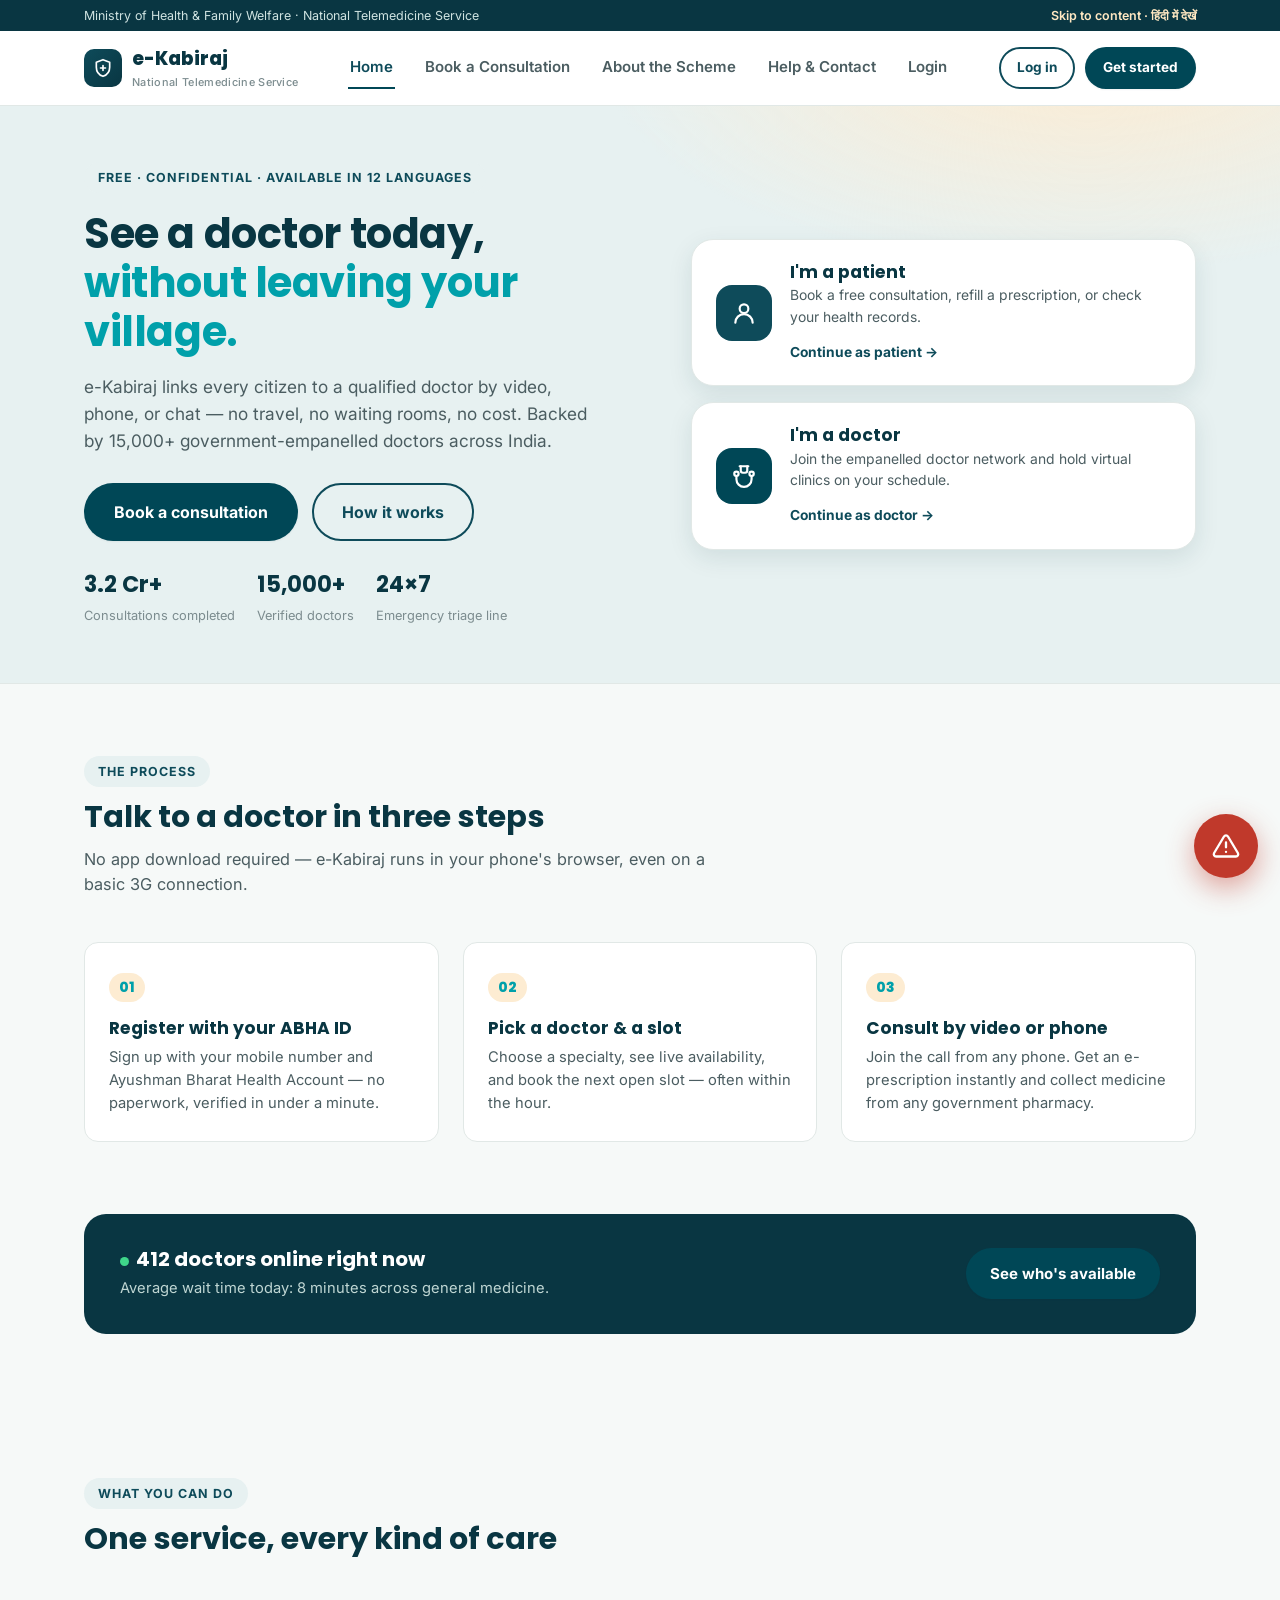
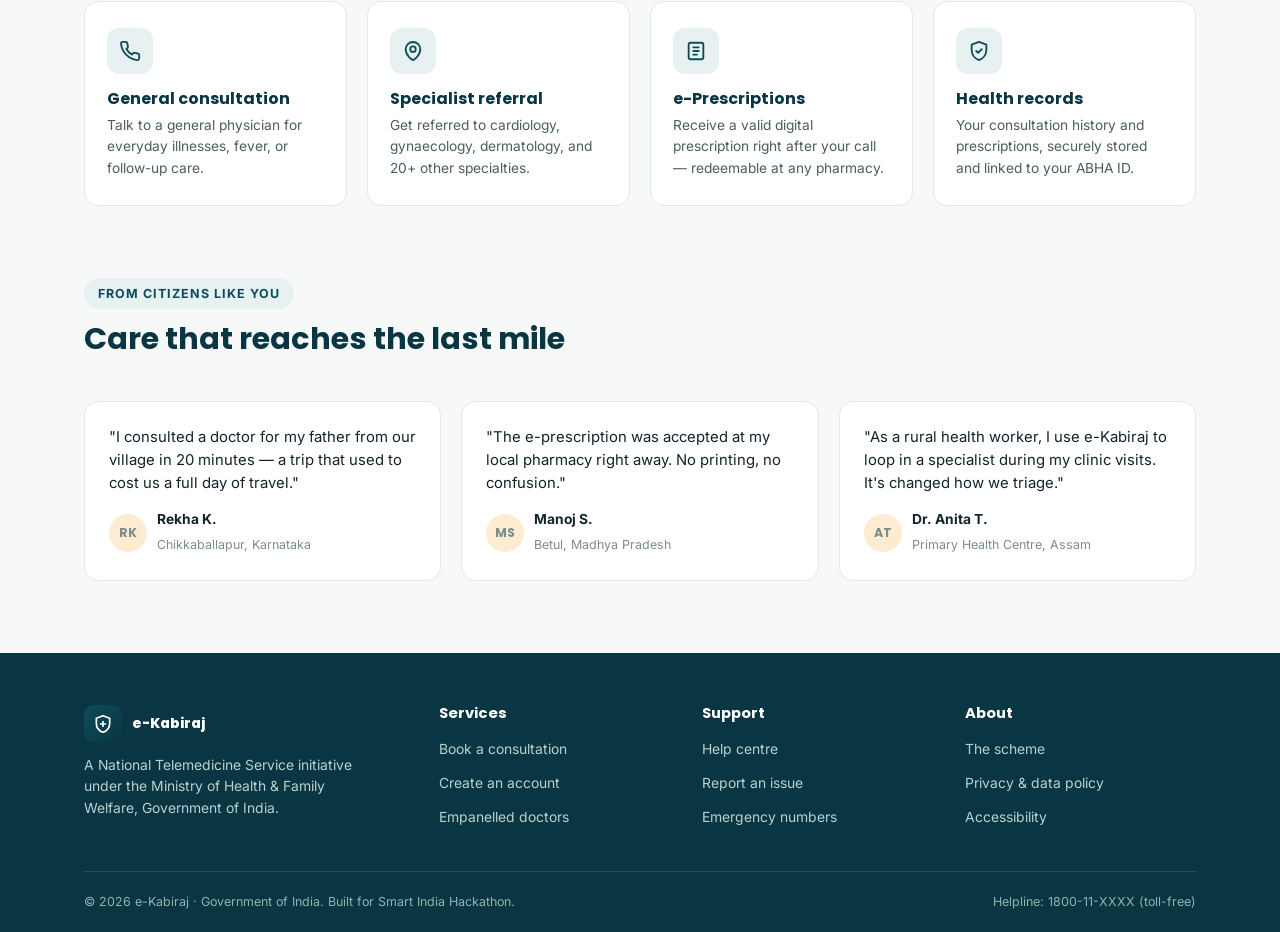
<file: index.html>
<!DOCTYPE html>
<html lang="en">
<head>
<meta charset="UTF-8">
<meta name="viewport" content="width=device-width, initial-scale=1.0">
<title>e-Kabiraj — Talk to a doctor from anywhere</title>
<meta name="description" content="A government telemedicine service connecting citizens with doctors through free online consultations.">
<link rel="preconnect" href="https://fonts.googleapis.com">
<link href="https://fonts.googleapis.com/css2?family=Poppins:wght@600;700;800&family=Inter:wght@400;500;600;700&display=swap" rel="stylesheet">
<link rel="stylesheet" href="style.css">
</head>
<body>

<div class="gov-strip">
  <div class="container">
    <span>Ministry of Health &amp; Family Welfare · National Telemedicine Service</span>
    <a href="#main">Skip to content · हिंदी में देखें</a>
  </div>
</div>

<header class="site-header">
  <div class="container">
    <a href="index.html" class="brand">
      <span class="brand-mark">
        <svg viewBox="0 0 24 24" fill="none" stroke="currentColor" stroke-width="2" stroke-linecap="round" stroke-linejoin="round"><path d="M12 2 4 5v6c0 5 3.4 9.4 8 11 4.6-1.6 8-6 8-11V5l-8-3Z"/><path d="M9 12h6M12 9v6"/></svg>
      </span>
      <span>e-Kabiraj<small>National Telemedicine Service</small></span>
    </a>

    <nav class="main-nav" id="main-nav">
      <a href="index.html" aria-current="page">Home</a>
      <a href="appointment.html">Book a Consultation</a>
      <a href="about.html">About the Scheme</a>
      <a href="contact.html">Help &amp; Contact</a>
      <a href="login.html">Login</a>
    </nav>

    <div class="header-actions">
      <a href="login.html" class="btn btn-outline btn-sm">Log in</a>
      <a href="register.html" class="btn btn-primary btn-sm">Get started</a>
      <button class="nav-toggle" aria-label="Toggle menu" aria-expanded="false">
        <svg viewBox="0 0 24 24" fill="none" stroke="currentColor" stroke-width="2" stroke-linecap="round"><path d="M4 6h16M4 12h16M4 18h16"/></svg>
      </button>
    </div>
  </div>
</header>

<main id="main">

  <!-- HERO -->
  <section class="hero" style="padding:0;">
    <div class="container">
      <div>
        <span class="eyebrow">Free · Confidential · Available in 12 languages</span>
        <h1>See a doctor today, <em>without leaving your village.</em></h1>
        <p class="hero-lead">e-Kabiraj links every citizen to a qualified doctor by video, phone, or chat — no travel, no waiting rooms, no cost. Backed by 15,000+ government-empanelled doctors across India.</p>
        <div class="hero-cta-row">
          <a href="appointment.html" class="btn btn-primary btn-lg">Book a consultation</a>
          <a href="about.html" class="btn btn-outline btn-lg">How it works</a>
        </div>
        <div class="hero-trust">
          <div class="stat"><b>3.2 Cr+</b><span>Consultations completed</span></div>
          <div class="stat"><b>15,000+</b><span>Verified doctors</span></div>
          <div class="stat"><b>24×7</b><span>Emergency triage line</span></div>
        </div>
      </div>

      <div class="pathway-stack">
        <div class="pathway-card patient">
          <span class="pathway-icon">
            <svg viewBox="0 0 24 24" fill="none" stroke="currentColor" stroke-width="2" stroke-linecap="round" stroke-linejoin="round"><circle cx="12" cy="8" r="4"/><path d="M4 21c0-4.4 3.6-8 8-8s8 3.6 8 8"/></svg>
          </span>
          <div class="pathway-copy">
            <h3>I'm a patient</h3>
            <p>Book a free consultation, refill a prescription, or check your health records.</p>
            <a href="login.html" class="link-arrow">Continue as patient →</a>
          </div>
        </div>

        <div class="pathway-card doctor">
          <span class="pathway-icon">
            <svg viewBox="0 0 24 24" fill="none" stroke="currentColor" stroke-width="2" stroke-linecap="round" stroke-linejoin="round"><path d="M9 3v4a2 2 0 0 0 2 2h2a2 2 0 0 0 2-2V3"/><path d="M8 3h8"/><path d="M19 12v3a7 7 0 0 1-14 0v-3"/><circle cx="5" cy="10" r="2"/><circle cx="19" cy="10" r="2"/></svg>
          </span>
          <div class="pathway-copy">
            <h3>I'm a doctor</h3>
            <p>Join the empanelled doctor network and hold virtual clinics on your schedule.</p>
            <a href="login.html" class="link-arrow">Continue as doctor →</a>
          </div>
        </div>
      </div>
    </div>
  </section>

  <!-- HOW IT WORKS -->
  <section>
    <div class="container">
      <div class="section-head">
        <span class="eyebrow">The process</span>
        <h2>Talk to a doctor in three steps</h2>
        <p>No app download required — e-Kabiraj runs in your phone's browser, even on a basic 3G connection.</p>
      </div>
      <div class="steps">
        <div class="step">
          <h3>Register with your ABHA ID</h3>
          <p>Sign up with your mobile number and Ayushman Bharat Health Account — no paperwork, verified in under a minute.</p>
        </div>
        <div class="step">
          <h3>Pick a doctor &amp; a slot</h3>
          <p>Choose a specialty, see live availability, and book the next open slot — often within the hour.</p>
        </div>
        <div class="step">
          <h3>Consult by video or phone</h3>
          <p>Join the call from any phone. Get an e-prescription instantly and collect medicine from any government pharmacy.</p>
        </div>
      </div>
    </div>
  </section>

  <!-- AVAILABILITY STRIP -->
  <section style="padding-top:0;">
    <div class="container">
      <div class="availability">
        <div>
          <h3><span class="pulse-dot"></span>412 doctors online right now</h3>
          <p>Average wait time today: 8 minutes across general medicine.</p>
        </div>
        <a href="appointment.html" class="btn btn-primary">See who's available</a>
      </div>
    </div>
  </section>

  <!-- SERVICES -->
  <section>
    <div class="container">
      <div class="section-head">
        <span class="eyebrow">What you can do</span>
        <h2>One service, every kind of care</h2>
      </div>
      <div class="services-grid">
        <div class="service-card">
          <span class="service-icon"><svg viewBox="0 0 24 24" fill="none" stroke="currentColor" stroke-width="2" stroke-linecap="round" stroke-linejoin="round"><path d="M22 16.9v3a2 2 0 0 1-2.2 2 19.8 19.8 0 0 1-8.6-3 19.5 19.5 0 0 1-6-6 19.8 19.8 0 0 1-3-8.7A2 2 0 0 1 4.1 2h3a2 2 0 0 1 2 1.7c.1.9.3 1.8.6 2.7a2 2 0 0 1-.4 2.1L8 9.9a16 16 0 0 0 6 6l1.4-1.4a2 2 0 0 1 2.1-.4c.9.3 1.8.5 2.7.6a2 2 0 0 1 1.8 2Z"/></svg></span>
          <h3>General consultation</h3>
          <p>Talk to a general physician for everyday illnesses, fever, or follow-up care.</p>
        </div>
        <div class="service-card">
          <span class="service-icon"><svg viewBox="0 0 24 24" fill="none" stroke="currentColor" stroke-width="2" stroke-linecap="round" stroke-linejoin="round"><path d="M12 22s8-4.5 8-11.8A8 8 0 0 0 4 10.2C4 17.5 12 22 12 22Z"/><circle cx="12" cy="10" r="3"/></svg></span>
          <h3>Specialist referral</h3>
          <p>Get referred to cardiology, gynaecology, dermatology, and 20+ other specialties.</p>
        </div>
        <div class="service-card">
          <span class="service-icon"><svg viewBox="0 0 24 24" fill="none" stroke="currentColor" stroke-width="2" stroke-linecap="round" stroke-linejoin="round"><rect x="4" y="3" width="16" height="18" rx="2"/><path d="M9 8h6M9 12h6M9 16h4"/></svg></span>
          <h3>e-Prescriptions</h3>
          <p>Receive a valid digital prescription right after your call — redeemable at any pharmacy.</p>
        </div>
        <div class="service-card">
          <span class="service-icon"><svg viewBox="0 0 24 24" fill="none" stroke="currentColor" stroke-width="2" stroke-linecap="round" stroke-linejoin="round"><path d="M12 2 4 5v6c0 5 3.4 9.4 8 11 4.6-1.6 8-6 8-11V5l-8-3Z"/><path d="m9 12 2 2 4-4"/></svg></span>
          <h3>Health records</h3>
          <p>Your consultation history and prescriptions, securely stored and linked to your ABHA ID.</p>
        </div>
      </div>
    </div>
  </section>

  <!-- TESTIMONIALS -->
  <section style="padding-top:0;">
    <div class="container">
      <div class="section-head">
        <span class="eyebrow">From citizens like you</span>
        <h2>Care that reaches the last mile</h2>
      </div>
      <div class="trust-grid">
        <div class="quote-card">
          <p>"I consulted a doctor for my father from our village in 20 minutes — a trip that used to cost us a full day of travel."</p>
          <div class="quote-by">
            <span class="quote-avatar">RK</span>
            <div><b>Rekha K.</b><span>Chikkaballapur, Karnataka</span></div>
          </div>
        </div>
        <div class="quote-card">
          <p>"The e-prescription was accepted at my local pharmacy right away. No printing, no confusion."</p>
          <div class="quote-by">
            <span class="quote-avatar">MS</span>
            <div><b>Manoj S.</b><span>Betul, Madhya Pradesh</span></div>
          </div>
        </div>
        <div class="quote-card">
          <p>"As a rural health worker, I use e-Kabiraj to loop in a specialist during my clinic visits. It's changed how we triage."</p>
          <div class="quote-by">
            <span class="quote-avatar">AT</span>
            <div><b>Dr. Anita T.</b><span>Primary Health Centre, Assam</span></div>
          </div>
        </div>
      </div>
    </div>
  </section>

</main>

<footer class="site-footer">
  <div class="container">
    <div class="footer-grid">
      <div class="footer-brand">
        <a href="index.html" class="brand" style="color:#fff;">
          <span class="brand-mark"><svg viewBox="0 0 24 24" fill="none" stroke="currentColor" stroke-width="2" stroke-linecap="round" stroke-linejoin="round"><path d="M12 2 4 5v6c0 5 3.4 9.4 8 11 4.6-1.6 8-6 8-11V5l-8-3Z"/><path d="M9 12h6M12 9v6"/></svg></span>
          <span>e-Kabiraj</span>
        </a>
        <p>A National Telemedicine Service initiative under the Ministry of Health &amp; Family Welfare, Government of India.</p>
      </div>
      <div>
        <h4>Services</h4>
        <ul>
          <li><a href="appointment.html">Book a consultation</a></li>
          <li><a href="register.html">Create an account</a></li>
          <li><a href="about.html">Empanelled doctors</a></li>
        </ul>
      </div>
      <div>
        <h4>Support</h4>
        <ul>
          <li><a href="contact.html">Help centre</a></li>
          <li><a href="contact.html">Report an issue</a></li>
          <li><a href="contact.html">Emergency numbers</a></li>
        </ul>
      </div>
      <div>
        <h4>About</h4>
        <ul>
          <li><a href="about.html">The scheme</a></li>
          <li><a href="about.html">Privacy &amp; data policy</a></li>
          <li><a href="about.html">Accessibility</a></li>
        </ul>
      </div>
    </div>
    <div class="footer-bottom">
      <span>© 2026 e-Kabiraj · Government of India. Built for Smart India Hackathon.</span>
      <span>Helpline: 1800-11-XXXX (toll-free)</span>
    </div>
  </div>
</footer>

<!-- Emergency SOS -->
<div class="emergency-overlay" id="emergencyOverlay"></div>

<div class="emergency-panel" id="emergencyPanel" role="dialog" aria-label="Emergency contacts" aria-hidden="true">
  <div class="emergency-panel-head">
    <h3>
      <svg viewBox="0 0 24 24" width="18" height="18" fill="none" stroke="currentColor" stroke-width="2" stroke-linecap="round" stroke-linejoin="round"><path d="M10.29 3.86 1.82 18a2 2 0 0 0 1.71 3h16.94a2 2 0 0 0 1.71-3L13.71 3.86a2 2 0 0 0-3.42 0Z"/><path d="M12 9v4M12 17h.01"/></svg>
      Emergency help
    </h3>
    <button type="button" id="emergencyClose" aria-label="Close emergency panel">
      <svg viewBox="0 0 24 24" width="18" height="18" fill="none" stroke="currentColor" stroke-width="2" stroke-linecap="round" stroke-linejoin="round"><path d="M18 6 6 18M6 6l12 12"/></svg>
    </button>
  </div>
  <p class="emergency-sub">Tap a contact to call instantly.</p>

  <div class="emergency-list">
    <a class="emergency-item" href="tel:+919876500001">
      <span class="emergency-item-icon">
        <svg viewBox="0 0 24 24" fill="none" stroke="currentColor" stroke-width="2" stroke-linecap="round" stroke-linejoin="round"><path d="M3 17h2l1-8h12l1 8h2"/><circle cx="7.5" cy="17.5" r="1.5"/><circle cx="16.5" cy="17.5" r="1.5"/><path d="M6 9V6a2 2 0 0 1 2-2h8a2 2 0 0 1 2 2v3"/></svg>
      </span>
      <span class="emergency-item-info"><b>Ambulance driver</b><span>+91 98765 00001</span></span>
      <span class="emergency-call-btn">
        <svg viewBox="0 0 24 24" fill="none" stroke="currentColor" stroke-width="2" stroke-linecap="round" stroke-linejoin="round"><path d="M22 16.9v3a2 2 0 0 1-2.2 2 19.8 19.8 0 0 1-8.6-3 19.5 19.5 0 0 1-6-6 19.8 19.8 0 0 1-3-8.7A2 2 0 0 1 4.1 2h3a2 2 0 0 1 2 1.7c.1.9.3 1.8.6 2.7a2 2 0 0 1-.4 2.1L8 9.9a16 16 0 0 0 6 6l1.4-1.4a2 2 0 0 1 2.1-.4c.9.3 1.8.5 2.7.6a2 2 0 0 1 1.8 2Z"/></svg>
        Call
      </span>
    </a>

    <a class="emergency-item" href="tel:+919876500002">
      <span class="emergency-item-icon">
        <svg viewBox="0 0 24 24" fill="none" stroke="currentColor" stroke-width="2" stroke-linecap="round" stroke-linejoin="round"><rect x="4" y="3" width="16" height="18" rx="2"/><path d="M9 8h6M9 12h6M9 16h4"/></svg>
      </span>
      <span class="emergency-item-info"><b>Compounder / Pharmacist</b><span>+91 98765 00002</span></span>
      <span class="emergency-call-btn">
        <svg viewBox="0 0 24 24" fill="none" stroke="currentColor" stroke-width="2" stroke-linecap="round" stroke-linejoin="round"><path d="M22 16.9v3a2 2 0 0 1-2.2 2 19.8 19.8 0 0 1-8.6-3 19.5 19.5 0 0 1-6-6 19.8 19.8 0 0 1-3-8.7A2 2 0 0 1 4.1 2h3a2 2 0 0 1 2 1.7c.1.9.3 1.8.6 2.7a2 2 0 0 1-.4 2.1L8 9.9a16 16 0 0 0 6 6l1.4-1.4a2 2 0 0 1 2.1-.4c.9.3 1.8.5 2.7.6a2 2 0 0 1 1.8 2Z"/></svg>
        Call
      </span>
    </a>

    <a class="emergency-item" href="tel:100">
      <span class="emergency-item-icon">
        <svg viewBox="0 0 24 24" fill="none" stroke="currentColor" stroke-width="2" stroke-linecap="round" stroke-linejoin="round"><path d="M12 2 4 5v6c0 5 3.4 9.4 8 11 4.6-1.6 8-6 8-11V5l-8-3Z"/></svg>
      </span>
      <span class="emergency-item-info"><b>Police</b><span>100</span></span>
      <span class="emergency-call-btn">
        <svg viewBox="0 0 24 24" fill="none" stroke="currentColor" stroke-width="2" stroke-linecap="round" stroke-linejoin="round"><path d="M22 16.9v3a2 2 0 0 1-2.2 2 19.8 19.8 0 0 1-8.6-3 19.5 19.5 0 0 1-6-6 19.8 19.8 0 0 1-3-8.7A2 2 0 0 1 4.1 2h3a2 2 0 0 1 2 1.7c.1.9.3 1.8.6 2.7a2 2 0 0 1-.4 2.1L8 9.9a16 16 0 0 0 6 6l1.4-1.4a2 2 0 0 1 2.1-.4c.9.3 1.8.5 2.7.6a2 2 0 0 1 1.8 2Z"/></svg>
        Call
      </span>
    </a>

    <a class="emergency-item" href="tel:+911800110000">
      <span class="emergency-item-icon">
        <svg viewBox="0 0 24 24" fill="none" stroke="currentColor" stroke-width="2" stroke-linecap="round" stroke-linejoin="round"><circle cx="12" cy="8" r="4"/><path d="M4 21c0-4.4 3.6-8 8-8s8 3.6 8 8"/></svg>
      </span>
      <span class="emergency-item-info"><b>Reception desk</b><span>1800-11-0000</span></span>
      <span class="emergency-call-btn">
        <svg viewBox="0 0 24 24" fill="none" stroke="currentColor" stroke-width="2" stroke-linecap="round" stroke-linejoin="round"><path d="M22 16.9v3a2 2 0 0 1-2.2 2 19.8 19.8 0 0 1-8.6-3 19.5 19.5 0 0 1-6-6 19.8 19.8 0 0 1-3-8.7A2 2 0 0 1 4.1 2h3a2 2 0 0 1 2 1.7c.1.9.3 1.8.6 2.7a2 2 0 0 1-.4 2.1L8 9.9a16 16 0 0 0 6 6l1.4-1.4a2 2 0 0 1 2.1-.4c.9.3 1.8.5 2.7.6a2 2 0 0 1 1.8 2Z"/></svg>
        Call
      </span>
    </a>
  </div>
</div>

<button type="button" class="emergency-fab" id="emergencyFab" aria-haspopup="dialog" aria-expanded="false" aria-controls="emergencyPanel">
  <span class="fab-label">Emergency help</span>
  <svg viewBox="0 0 24 24" fill="none" stroke="currentColor" stroke-width="2" stroke-linecap="round" stroke-linejoin="round"><path d="M10.29 3.86 1.82 18a2 2 0 0 0 1.71 3h16.94a2 2 0 0 0 1.71-3L13.71 3.86a2 2 0 0 0-3.42 0Z"/><path d="M12 9v4M12 17h.01"/></svg>
</button>

<script>
(function(){
  var fab = document.getElementById('emergencyFab');
  var panel = document.getElementById('emergencyPanel');
  var overlay = document.getElementById('emergencyOverlay');
  var closeBtn = document.getElementById('emergencyClose');

  function openPanel(){
    panel.classList.add('open');
    overlay.classList.add('open');
    panel.setAttribute('aria-hidden', 'false');
    fab.setAttribute('aria-expanded', 'true');
  }
  function closePanel(){
    panel.classList.remove('open');
    overlay.classList.remove('open');
    panel.setAttribute('aria-hidden', 'true');
    fab.setAttribute('aria-expanded', 'false');
  }
  fab.addEventListener('click', function(){
    panel.classList.contains('open') ? closePanel() : openPanel();
  });
  closeBtn.addEventListener('click', closePanel);
  overlay.addEventListener('click', closePanel);
  document.addEventListener('keydown', function(e){
    if(e.key === 'Escape') closePanel();
  });
})();
</script>

<script src="script.js"></script>
</body>
</html>
</file>
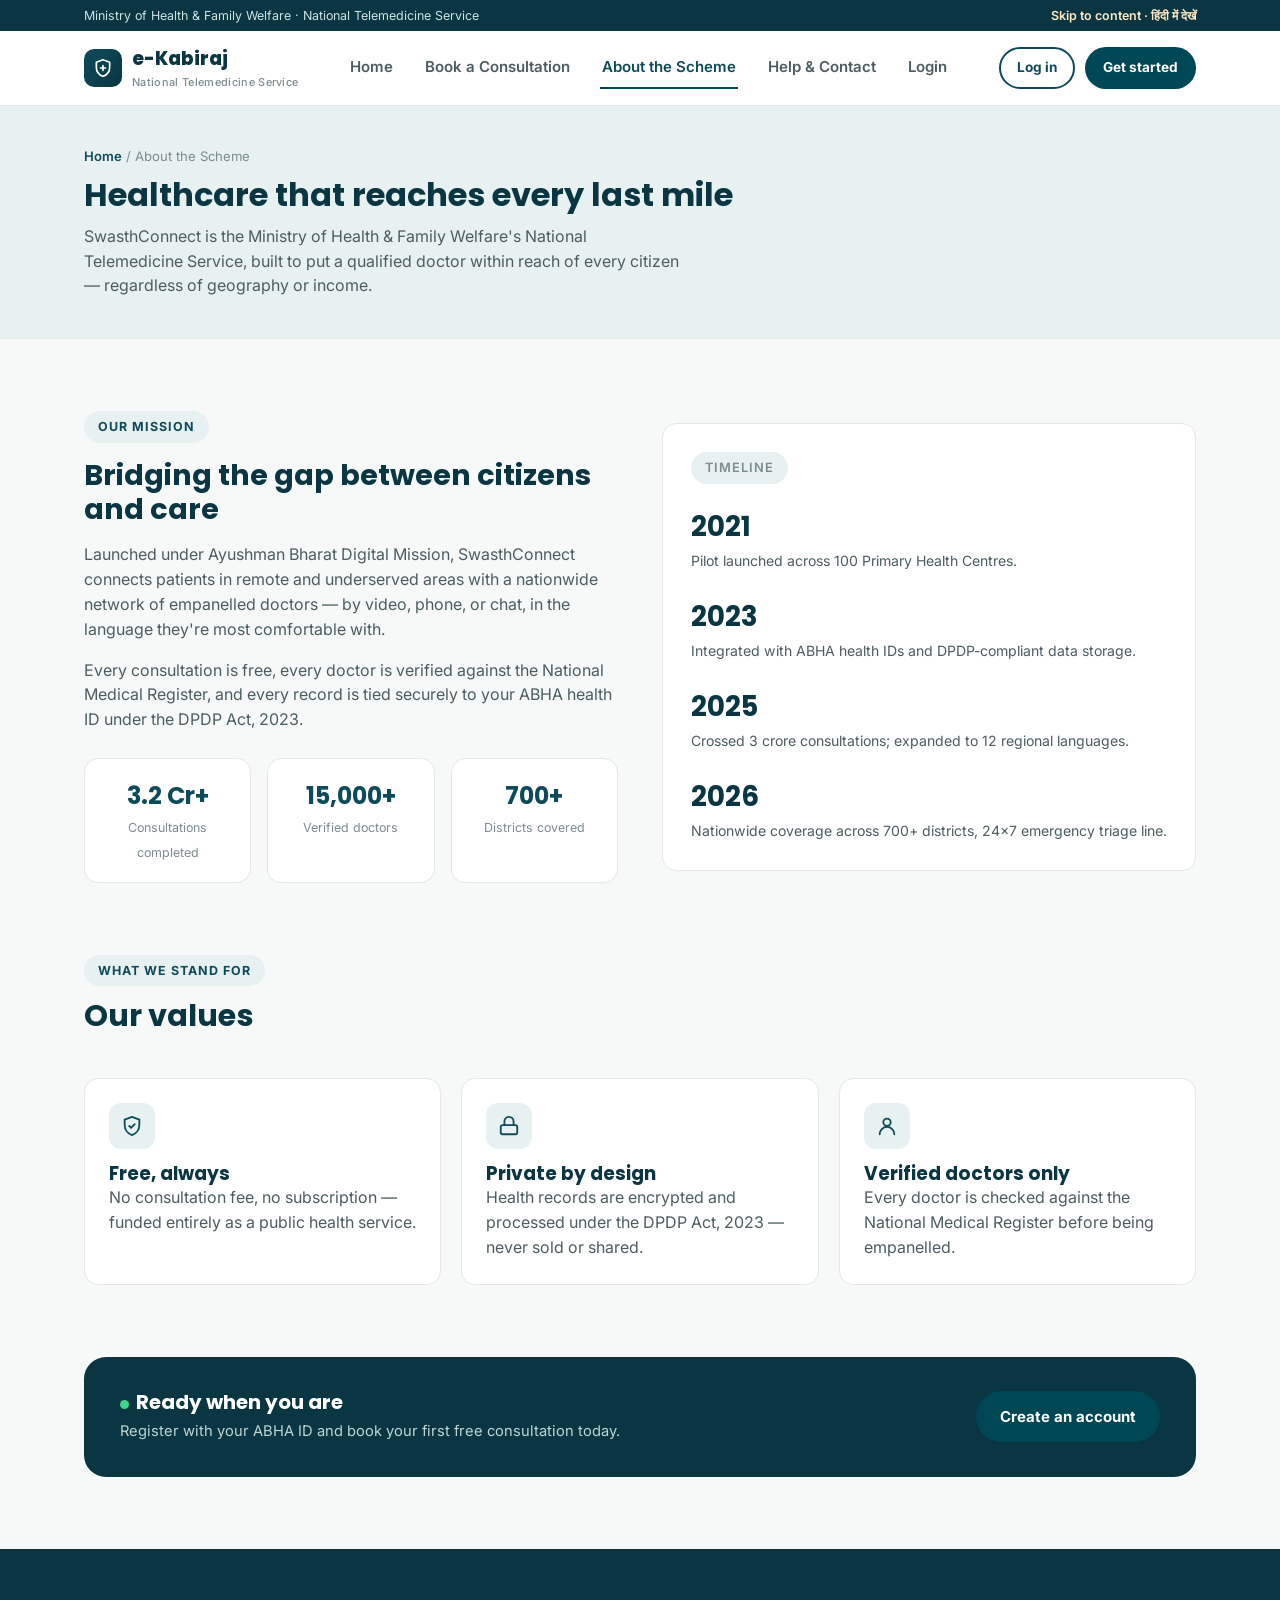
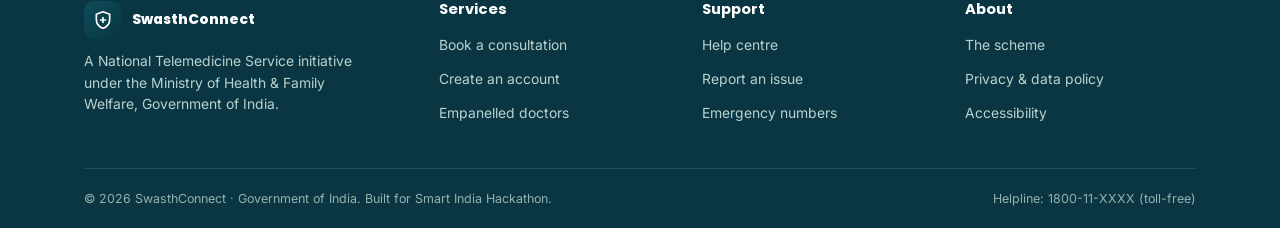
<file: about.html>
<!DOCTYPE html>
<html lang="en">
<head>
<meta charset="UTF-8">
<meta name="viewport" content="width=device-width, initial-scale=1.0">
<title>About the Scheme — SwasthConnect</title>
<meta name="description" content="Learn about SwasthConnect, the National Telemedicine Service connecting citizens to free, verified medical consultations.">
<link rel="preconnect" href="https://fonts.googleapis.com">
<link href="https://fonts.googleapis.com/css2?family=Poppins:wght@600;700;800&family=Inter:wght@400;500;600;700&display=swap" rel="stylesheet">
<link rel="stylesheet" href="style.css">
</head>
<body>

<div class="gov-strip">
  <div class="container">
    <span>Ministry of Health &amp; Family Welfare · National Telemedicine Service</span>
    <a href="#main">Skip to content · हिंदी में देखें</a>
  </div>
</div>

<header class="site-header">
  <div class="container">
    <a href="index.html" class="brand">
      <span class="brand-mark"><svg viewBox="0 0 24 24" fill="none" stroke="currentColor" stroke-width="2" stroke-linecap="round" stroke-linejoin="round"><path d="M12 2 4 5v6c0 5 3.4 9.4 8 11 4.6-1.6 8-6 8-11V5l-8-3Z"/><path d="M9 12h6M12 9v6"/></svg></span>
      <span>e-Kabiraj<small>National Telemedicine Service</small></span>
    </a>
    <nav class="main-nav" id="main-nav">
      <a href="index.html">Home</a>
      <a href="appointment.html">Book a Consultation</a>
      <a href="about.html" aria-current="page">About the Scheme</a>
      <a href="contact.html">Help &amp; Contact</a>
      <a href="login.html">Login</a>
    </nav>
    <div class="header-actions">
      <a href="login.html" class="btn btn-outline btn-sm">Log in</a>
      <a href="register.html" class="btn btn-primary btn-sm">Get started</a>
      <button class="nav-toggle" aria-label="Toggle menu" aria-expanded="false">
        <svg viewBox="0 0 24 24" fill="none" stroke="currentColor" stroke-width="2" stroke-linecap="round"><path d="M4 6h16M4 12h16M4 18h16"/></svg>
      </button>
    </div>
  </div>
</header>

<div class="page-hero">
  <div class="container">
    <div class="breadcrumb"><a href="index.html">Home</a> / About the Scheme</div>
    <h1>Healthcare that reaches every last mile</h1>
    <p>SwasthConnect is the Ministry of Health &amp; Family Welfare's National Telemedicine Service, built to put a qualified doctor within reach of every citizen — regardless of geography or income.</p>
  </div>
</div>

<main id="main">

  <section>
    <div class="container">
      <div class="about-grid">
        <div>
          <span class="eyebrow">Our mission</span>
          <h2 class="mt-16" style="font-size:1.8rem;">Bridging the gap between citizens and care</h2>
          <p class="mt-16">Launched under Ayushman Bharat Digital Mission, SwasthConnect connects patients in remote and underserved areas with a nationwide network of empanelled doctors — by video, phone, or chat, in the language they're most comfortable with.</p>
          <p class="mt-16">Every consultation is free, every doctor is verified against the National Medical Register, and every record is tied securely to your ABHA health ID under the DPDP Act, 2023.</p>
          <div class="stat-tiles">
            <div class="stat-tile"><b>3.2 Cr+</b><span>Consultations completed</span></div>
            <div class="stat-tile"><b>15,000+</b><span>Verified doctors</span></div>
            <div class="stat-tile"><b>700+</b><span>Districts covered</span></div>
          </div>
        </div>
        <div>
          <div class="stat-card" style="padding:28px;">
            <span class="eyebrow">Timeline</span>
            <div class="mt-16" style="display:flex; flex-direction:column; gap:18px;">
              <div>
                <b style="font-family:var(--font-display); color:var(--primary-dark);">2021</b>
                <p style="font-size:0.88rem; margin-top:2px;">Pilot launched across 100 Primary Health Centres.</p>
              </div>
              <div>
                <b style="font-family:var(--font-display); color:var(--primary-dark);">2023</b>
                <p style="font-size:0.88rem; margin-top:2px;">Integrated with ABHA health IDs and DPDP-compliant data storage.</p>
              </div>
              <div>
                <b style="font-family:var(--font-display); color:var(--primary-dark);">2025</b>
                <p style="font-size:0.88rem; margin-top:2px;">Crossed 3 crore consultations; expanded to 12 regional languages.</p>
              </div>
              <div>
                <b style="font-family:var(--font-display); color:var(--primary-dark);">2026</b>
                <p style="font-size:0.88rem; margin-top:2px;">Nationwide coverage across 700+ districts, 24×7 emergency triage line.</p>
              </div>
            </div>
          </div>
        </div>
      </div>
    </div>
  </section>

  <section style="padding-top:0;">
    <div class="container">
      <div class="section-head">
        <span class="eyebrow">What we stand for</span>
        <h2>Our values</h2>
      </div>
      <div class="value-grid">
        <div class="value-card">
          <span class="service-icon"><svg viewBox="0 0 24 24" fill="none" stroke="currentColor" stroke-width="2" stroke-linecap="round" stroke-linejoin="round"><path d="M12 2 4 5v6c0 5 3.4 9.4 8 11 4.6-1.6 8-6 8-11V5l-8-3Z"/><path d="m9 12 2 2 4-4"/></svg></span>
          <h3>Free, always</h3>
          <p>No consultation fee, no subscription — funded entirely as a public health service.</p>
        </div>
        <div class="value-card">
          <span class="service-icon"><svg viewBox="0 0 24 24" fill="none" stroke="currentColor" stroke-width="2" stroke-linecap="round" stroke-linejoin="round"><rect x="3" y="11" width="18" height="10" rx="2"/><path d="M7 11V7a5 5 0 0 1 10 0v4"/></svg></span>
          <h3>Private by design</h3>
          <p>Health records are encrypted and processed under the DPDP Act, 2023 — never sold or shared.</p>
        </div>
        <div class="value-card">
          <span class="service-icon"><svg viewBox="0 0 24 24" fill="none" stroke="currentColor" stroke-width="2" stroke-linecap="round" stroke-linejoin="round"><circle cx="12" cy="8" r="4"/><path d="M4 21c0-4.4 3.6-8 8-8s8 3.6 8 8"/></svg></span>
          <h3>Verified doctors only</h3>
          <p>Every doctor is checked against the National Medical Register before being empanelled.</p>
        </div>
      </div>
    </div>
  </section>

  <section style="padding-top:0;">
    <div class="container">
      <div class="availability">
        <div>
          <h3><span class="pulse-dot"></span>Ready when you are</h3>
          <p>Register with your ABHA ID and book your first free consultation today.</p>
        </div>
        <a href="register.html" class="btn btn-primary">Create an account</a>
      </div>
    </div>
  </section>

</main>

<footer class="site-footer">
  <div class="container">
    <div class="footer-grid">
      <div class="footer-brand">
        <a href="index.html" class="brand" style="color:#fff;">
          <span class="brand-mark"><svg viewBox="0 0 24 24" fill="none" stroke="currentColor" stroke-width="2" stroke-linecap="round" stroke-linejoin="round"><path d="M12 2 4 5v6c0 5 3.4 9.4 8 11 4.6-1.6 8-6 8-11V5l-8-3Z"/><path d="M9 12h6M12 9v6"/></svg></span>
          <span>SwasthConnect</span>
        </a>
        <p>A National Telemedicine Service initiative under the Ministry of Health &amp; Family Welfare, Government of India.</p>
      </div>
      <div>
        <h4>Services</h4>
        <ul>
          <li><a href="appointment.html">Book a consultation</a></li>
          <li><a href="register.html">Create an account</a></li>
          <li><a href="about.html">Empanelled doctors</a></li>
        </ul>
      </div>
      <div>
        <h4>Support</h4>
        <ul>
          <li><a href="contact.html">Help centre</a></li>
          <li><a href="contact.html">Report an issue</a></li>
          <li><a href="contact.html">Emergency numbers</a></li>
        </ul>
      </div>
      <div>
        <h4>About</h4>
        <ul>
          <li><a href="about.html">The scheme</a></li>
          <li><a href="about.html">Privacy &amp; data policy</a></li>
          <li><a href="about.html">Accessibility</a></li>
        </ul>
      </div>
    </div>
    <div class="footer-bottom">
      <span>© 2026 SwasthConnect · Government of India. Built for Smart India Hackathon.</span>
      <span>Helpline: 1800-11-XXXX (toll-free)</span>
    </div>
  </div>
</footer>

<script src="script.js"></script>
</body>
</html>
</file>
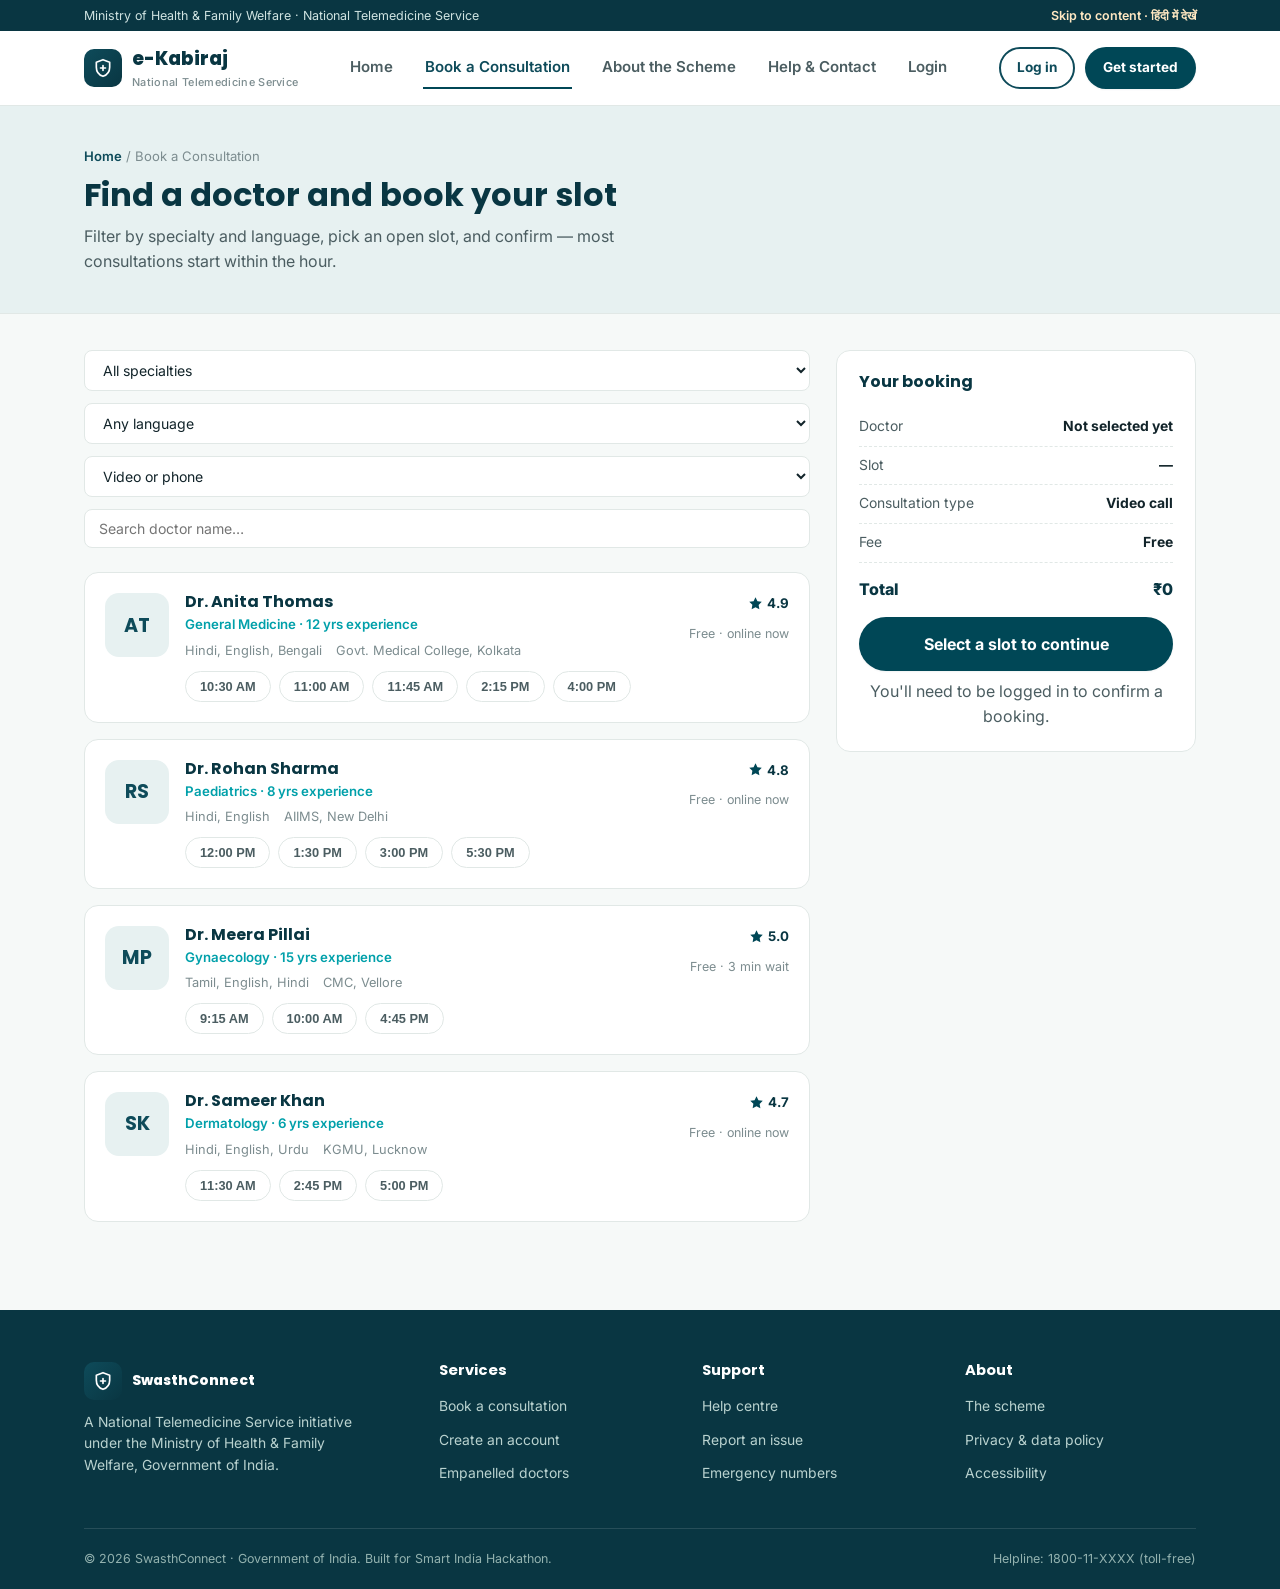
<file: appointment.html>
<!DOCTYPE html>
<html lang="en">
<head>
<meta charset="UTF-8">
<meta name="viewport" content="width=device-width, initial-scale=1.0">
<title>Book a Consultation — SwasthConnect</title>
<meta name="description" content="Choose a specialty, pick an available doctor, and book a free video or phone consultation on SwasthConnect.">
<link rel="preconnect" href="https://fonts.googleapis.com">
<link href="https://fonts.googleapis.com/css2?family=Poppins:wght@600;700;800&family=Inter:wght@400;500;600;700&display=swap" rel="stylesheet">
<link rel="stylesheet" href="style.css">
</head>
<body>

<div class="gov-strip">
  <div class="container">
    <span>Ministry of Health &amp; Family Welfare · National Telemedicine Service</span>
    <a href="#main">Skip to content · हिंदी में देखें</a>
  </div>
</div>

<header class="site-header">
  <div class="container">
    <a href="index.html" class="brand">
      <span class="brand-mark"><svg viewBox="0 0 24 24" fill="none" stroke="currentColor" stroke-width="2" stroke-linecap="round" stroke-linejoin="round"><path d="M12 2 4 5v6c0 5 3.4 9.4 8 11 4.6-1.6 8-6 8-11V5l-8-3Z"/><path d="M9 12h6M12 9v6"/></svg></span>
      <span>e-Kabiraj<small>National Telemedicine Service</small></span>
    </a>
    <nav class="main-nav" id="main-nav">
      <a href="index.html">Home</a>
      <a href="appointment.html" aria-current="page">Book a Consultation</a>
      <a href="about.html">About the Scheme</a>
      <a href="contact.html">Help &amp; Contact</a>
      <a href="login.html">Login</a>
    </nav>
    <div class="header-actions">
      <a href="login.html" class="btn btn-outline btn-sm">Log in</a>
      <a href="register.html" class="btn btn-primary btn-sm">Get started</a>
      <button class="nav-toggle" aria-label="Toggle menu" aria-expanded="false">
        <svg viewBox="0 0 24 24" fill="none" stroke="currentColor" stroke-width="2" stroke-linecap="round"><path d="M4 6h16M4 12h16M4 18h16"/></svg>
      </button>
    </div>
  </div>
</header>

<div class="page-hero">
  <div class="container">
    <div class="breadcrumb"><a href="index.html">Home</a> / Book a Consultation</div>
    <h1>Find a doctor and book your slot</h1>
    <p>Filter by specialty and language, pick an open slot, and confirm — most consultations start within the hour.</p>
  </div>
</div>

<main id="main">
  <section style="padding-top:36px;">
    <div class="container">

      <div class="book-shell">
        <div>
          <div class="filter-bar">
            <select aria-label="Specialty">
              <option>All specialties</option>
              <option>General Medicine</option>
              <option>Paediatrics</option>
              <option>Gynaecology</option>
              <option>Dermatology</option>
              <option>Cardiology</option>
              <option>Mental Health</option>
            </select>
            <select aria-label="Language">
              <option>Any language</option>
              <option>Hindi</option>
              <option>English</option>
              <option>Bengali</option>
              <option>Marathi</option>
              <option>Tamil</option>
            </select>
            <select aria-label="Consultation type">
              <option>Video or phone</option>
              <option>Video only</option>
              <option>Phone only</option>
            </select>
            <input type="text" placeholder="Search doctor name…" style="flex:1; min-width:180px;">
          </div>

          <div class="doctor-card">
            <span class="doc-avatar">AT</span>
            <div class="doc-info">
              <h3>Dr. Anita Thomas</h3>
              <div class="spec">General Medicine · 12 yrs experience</div>
              <div class="meta">
                <span>Hindi, English, Bengali</span>
                <span>Govt. Medical College, Kolkata</span>
              </div>
              <div class="doc-slots">
                <button class="slot-chip">10:30 AM</button>
                <button class="slot-chip">11:00 AM</button>
                <button class="slot-chip">11:45 AM</button>
                <button class="slot-chip">2:15 PM</button>
                <button class="slot-chip">4:00 PM</button>
              </div>
            </div>
            <div class="doc-side">
              <span class="rating"><svg viewBox="0 0 24 24" fill="currentColor"><path d="M12 2l3.1 6.3 6.9 1-5 4.9 1.2 6.9L12 17.8 5.8 21l1.2-6.9-5-4.9 6.9-1L12 2z"/></svg> 4.9</span>
              <span style="font-size:0.78rem; color:var(--ink-faint);">Free · online now</span>
            </div>
          </div>

          <div class="doctor-card">
            <span class="doc-avatar">RS</span>
            <div class="doc-info">
              <h3>Dr. Rohan Sharma</h3>
              <div class="spec">Paediatrics · 8 yrs experience</div>
              <div class="meta">
                <span>Hindi, English</span>
                <span>AIIMS, New Delhi</span>
              </div>
              <div class="doc-slots">
                <button class="slot-chip">12:00 PM</button>
                <button class="slot-chip">1:30 PM</button>
                <button class="slot-chip">3:00 PM</button>
                <button class="slot-chip">5:30 PM</button>
              </div>
            </div>
            <div class="doc-side">
              <span class="rating"><svg viewBox="0 0 24 24" fill="currentColor"><path d="M12 2l3.1 6.3 6.9 1-5 4.9 1.2 6.9L12 17.8 5.8 21l1.2-6.9-5-4.9 6.9-1L12 2z"/></svg> 4.8</span>
              <span style="font-size:0.78rem; color:var(--ink-faint);">Free · online now</span>
            </div>
          </div>

          <div class="doctor-card">
            <span class="doc-avatar">MP</span>
            <div class="doc-info">
              <h3>Dr. Meera Pillai</h3>
              <div class="spec">Gynaecology · 15 yrs experience</div>
              <div class="meta">
                <span>Tamil, English, Hindi</span>
                <span>CMC, Vellore</span>
              </div>
              <div class="doc-slots">
                <button class="slot-chip">9:15 AM</button>
                <button class="slot-chip">10:00 AM</button>
                <button class="slot-chip">4:45 PM</button>
              </div>
            </div>
            <div class="doc-side">
              <span class="rating"><svg viewBox="0 0 24 24" fill="currentColor"><path d="M12 2l3.1 6.3 6.9 1-5 4.9 1.2 6.9L12 17.8 5.8 21l1.2-6.9-5-4.9 6.9-1L12 2z"/></svg> 5.0</span>
              <span style="font-size:0.78rem; color:var(--ink-faint);">Free · 3 min wait</span>
            </div>
          </div>

          <div class="doctor-card">
            <span class="doc-avatar">SK</span>
            <div class="doc-info">
              <h3>Dr. Sameer Khan</h3>
              <div class="spec">Dermatology · 6 yrs experience</div>
              <div class="meta">
                <span>Hindi, English, Urdu</span>
                <span>KGMU, Lucknow</span>
              </div>
              <div class="doc-slots">
                <button class="slot-chip">11:30 AM</button>
                <button class="slot-chip">2:45 PM</button>
                <button class="slot-chip">5:00 PM</button>
              </div>
            </div>
            <div class="doc-side">
              <span class="rating"><svg viewBox="0 0 24 24" fill="currentColor"><path d="M12 2l3.1 6.3 6.9 1-5 4.9 1.2 6.9L12 17.8 5.8 21l1.2-6.9-5-4.9 6.9-1L12 2z"/></svg> 4.7</span>
              <span style="font-size:0.78rem; color:var(--ink-faint);">Free · online now</span>
            </div>
          </div>
        </div>

        <aside class="summary-card">
          <h3>Your booking</h3>
          <div class="summary-row"><span>Doctor</span><b data-summary-doctor>Not selected yet</b></div>
          <div class="summary-row"><span>Slot</span><b data-summary-time>—</b></div>
          <div class="summary-row"><span>Consultation type</span><b>Video call</b></div>
          <div class="summary-row"><span>Fee</span><b>Free</b></div>
          <div class="summary-total"><span>Total</span><span>₹0</span></div>

          <div class="form-alert" data-book-alert role="status" style="margin-top:18px;">
            <svg viewBox="0 0 24 24" fill="none" stroke="currentColor" stroke-width="2" stroke-linecap="round" stroke-linejoin="round"><path d="M20 6 9 17l-5-5"/></svg>
            Consultation booked — confirmation sent by SMS.
          </div>

          <button class="btn btn-primary btn-block btn-lg mt-16" data-book-btn disabled>Select a slot to continue</button>
          <p class="hint mt-8" style="text-align:center;">You'll need to be logged in to confirm a booking.</p>
        </aside>
      </div>

    </div>
  </section>
</main>

<footer class="site-footer">
  <div class="container">
    <div class="footer-grid">
      <div class="footer-brand">
        <a href="index.html" class="brand" style="color:#fff;">
          <span class="brand-mark"><svg viewBox="0 0 24 24" fill="none" stroke="currentColor" stroke-width="2" stroke-linecap="round" stroke-linejoin="round"><path d="M12 2 4 5v6c0 5 3.4 9.4 8 11 4.6-1.6 8-6 8-11V5l-8-3Z"/><path d="M9 12h6M12 9v6"/></svg></span>
          <span>SwasthConnect</span>
        </a>
        <p>A National Telemedicine Service initiative under the Ministry of Health &amp; Family Welfare, Government of India.</p>
      </div>
      <div>
        <h4>Services</h4>
        <ul>
          <li><a href="appointment.html">Book a consultation</a></li>
          <li><a href="register.html">Create an account</a></li>
          <li><a href="about.html">Empanelled doctors</a></li>
        </ul>
      </div>
      <div>
        <h4>Support</h4>
        <ul>
          <li><a href="contact.html">Help centre</a></li>
          <li><a href="contact.html">Report an issue</a></li>
          <li><a href="contact.html">Emergency numbers</a></li>
        </ul>
      </div>
      <div>
        <h4>About</h4>
        <ul>
          <li><a href="about.html">The scheme</a></li>
          <li><a href="about.html">Privacy &amp; data policy</a></li>
          <li><a href="about.html">Accessibility</a></li>
        </ul>
      </div>
    </div>
    <div class="footer-bottom">
      <span>© 2026 SwasthConnect · Government of India. Built for Smart India Hackathon.</span>
      <span>Helpline: 1800-11-XXXX (toll-free)</span>
    </div>
  </div>
</footer>

<script src="script.js"></script>
</body>
</html>
</file>
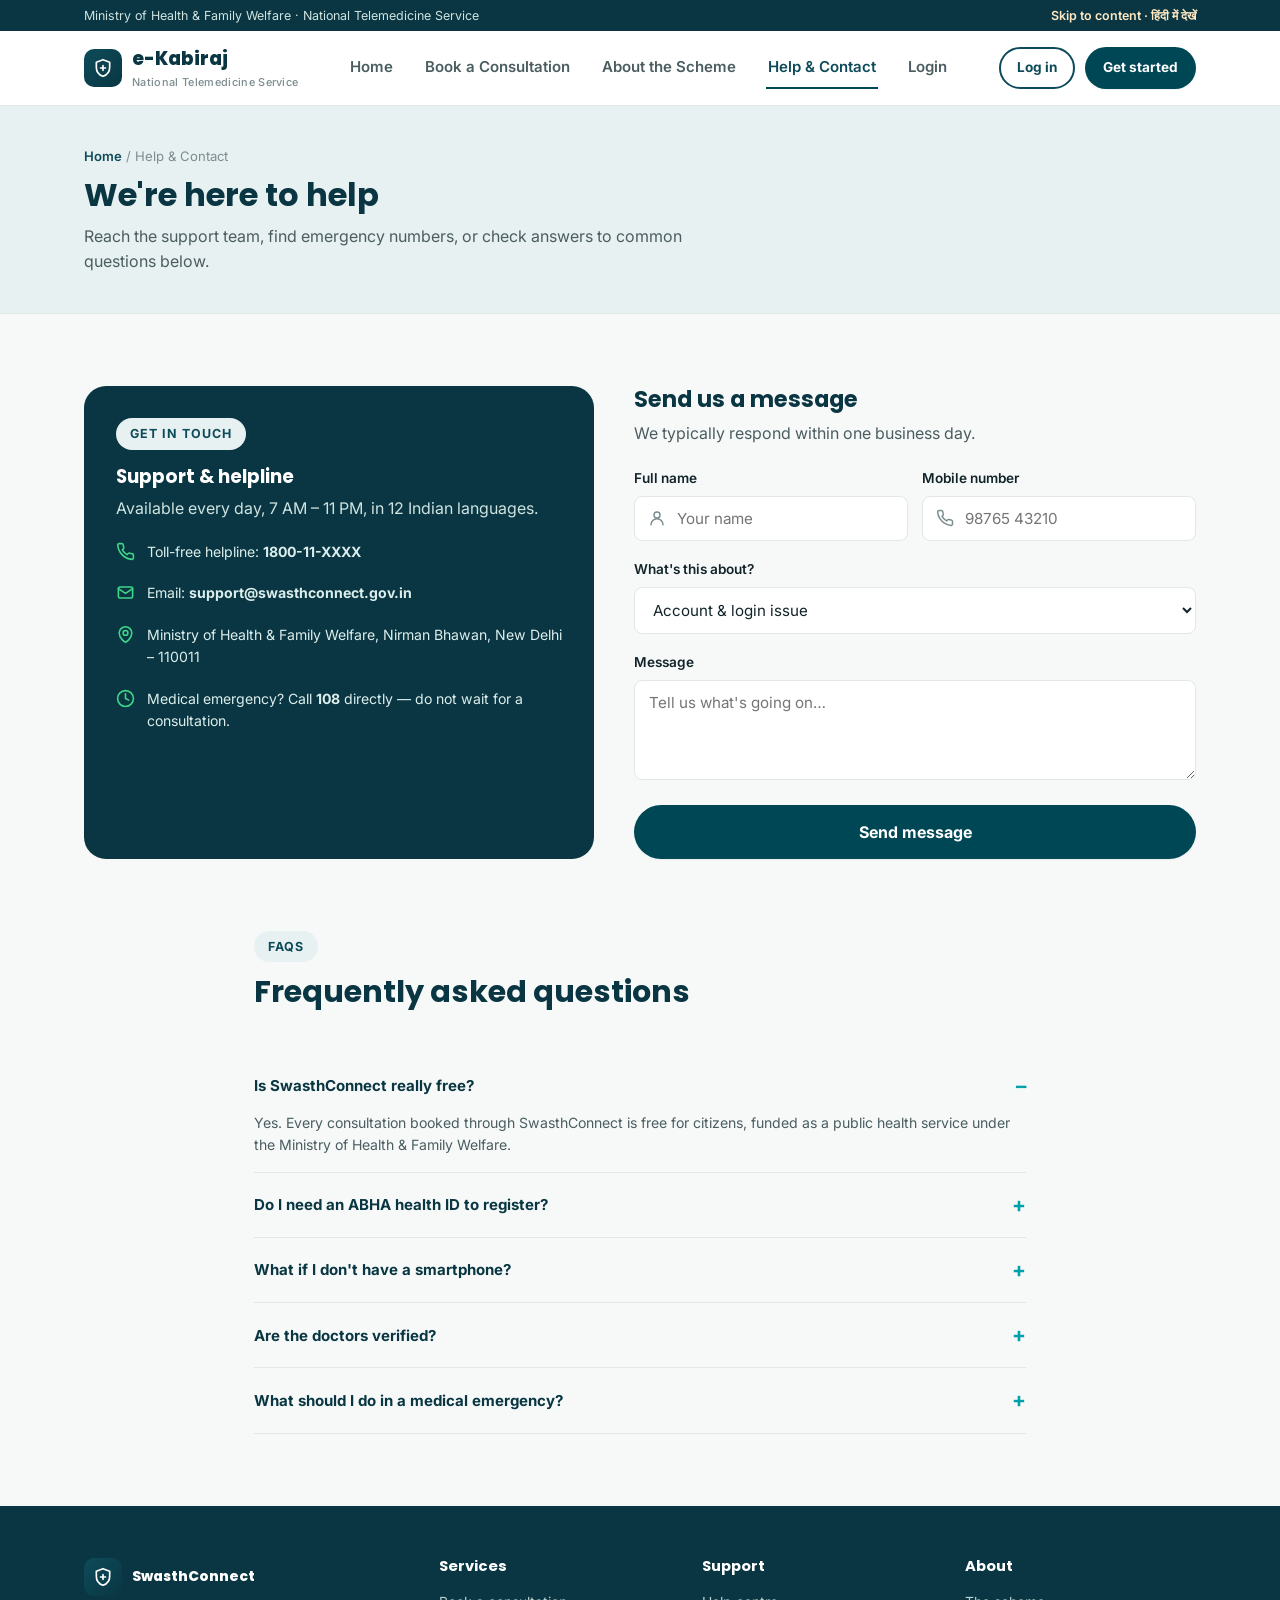
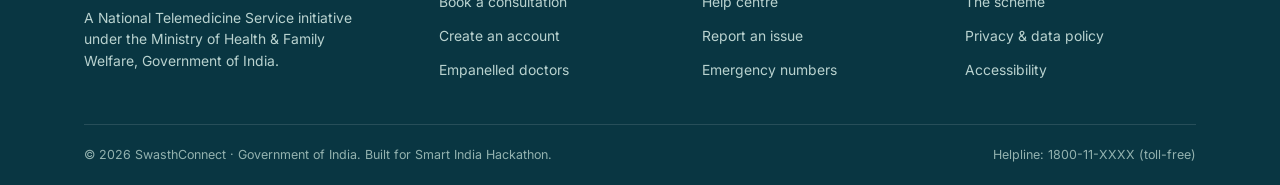
<file: contact.html>
<!DOCTYPE html>
<html lang="en">
<head>
<meta charset="UTF-8">
<meta name="viewport" content="width=device-width, initial-scale=1.0">
<title>Help &amp; Contact — SwasthConnect</title>
<meta name="description" content="Get help with SwasthConnect — contact support, find emergency numbers, or browse frequently asked questions.">
<link rel="preconnect" href="https://fonts.googleapis.com">
<link href="https://fonts.googleapis.com/css2?family=Poppins:wght@600;700;800&family=Inter:wght@400;500;600;700&display=swap" rel="stylesheet">
<link rel="stylesheet" href="style.css">
</head>
<body>

<div class="gov-strip">
  <div class="container">
    <span>Ministry of Health &amp; Family Welfare · National Telemedicine Service</span>
    <a href="#main">Skip to content · हिंदी में देखें</a>
  </div>
</div>

<header class="site-header">
  <div class="container">
    <a href="index.html" class="brand">
      <span class="brand-mark"><svg viewBox="0 0 24 24" fill="none" stroke="currentColor" stroke-width="2" stroke-linecap="round" stroke-linejoin="round"><path d="M12 2 4 5v6c0 5 3.4 9.4 8 11 4.6-1.6 8-6 8-11V5l-8-3Z"/><path d="M9 12h6M12 9v6"/></svg></span>
      <span>e-Kabiraj<small>National Telemedicine Service</small></span>
    </a>
    <nav class="main-nav" id="main-nav">
      <a href="index.html">Home</a>
      <a href="appointment.html">Book a Consultation</a>
      <a href="about.html">About the Scheme</a>
      <a href="contact.html" aria-current="page">Help &amp; Contact</a>
      <a href="login.html">Login</a>
    </nav>
    <div class="header-actions">
      <a href="login.html" class="btn btn-outline btn-sm">Log in</a>
      <a href="register.html" class="btn btn-primary btn-sm">Get started</a>
      <button class="nav-toggle" aria-label="Toggle menu" aria-expanded="false">
        <svg viewBox="0 0 24 24" fill="none" stroke="currentColor" stroke-width="2" stroke-linecap="round"><path d="M4 6h16M4 12h16M4 18h16"/></svg>
      </button>
    </div>
  </div>
</header>

<div class="page-hero">
  <div class="container">
    <div class="breadcrumb"><a href="index.html">Home</a> / Help &amp; Contact</div>
    <h1>We're here to help</h1>
    <p>Reach the support team, find emergency numbers, or check answers to common questions below.</p>
  </div>
</div>

<main id="main">
  <section>
    <div class="container">
      <div class="contact-grid">

        <div class="contact-info-card">
          <div>
            <span class="eyebrow">Get in touch</span>
            <h3 class="mt-16">Support &amp; helpline</h3>
            <p class="mt-8">Available every day, 7 AM – 11 PM, in 12 Indian languages.</p>
          </div>
          <div class="contact-line">
            <svg viewBox="0 0 24 24" fill="none" stroke="currentColor" stroke-width="2" stroke-linecap="round" stroke-linejoin="round"><path d="M22 16.9v3a2 2 0 0 1-2.2 2 19.8 19.8 0 0 1-8.6-3 19.5 19.5 0 0 1-6-6 19.8 19.8 0 0 1-3-8.7A2 2 0 0 1 4.1 2h3a2 2 0 0 1 2 1.7c.1.9.3 1.8.6 2.7a2 2 0 0 1-.4 2.1L8 9.9a16 16 0 0 0 6 6l1.4-1.4a2 2 0 0 1 2.1-.4c.9.3 1.8.5 2.7.6a2 2 0 0 1 1.8 2Z"/></svg>
            <span>Toll-free helpline: <b>1800-11-XXXX</b></span>
          </div>
          <div class="contact-line">
            <svg viewBox="0 0 24 24" fill="none" stroke="currentColor" stroke-width="2" stroke-linecap="round" stroke-linejoin="round"><rect x="3" y="5" width="18" height="14" rx="2"/><path d="m3 7 9 6 9-6"/></svg>
            <span>Email: <b>support@swasthconnect.gov.in</b></span>
          </div>
          <div class="contact-line">
            <svg viewBox="0 0 24 24" fill="none" stroke="currentColor" stroke-width="2" stroke-linecap="round" stroke-linejoin="round"><path d="M12 22s8-4.5 8-11.8A8 8 0 0 0 4 10.2C4 17.5 12 22 12 22Z"/><circle cx="12" cy="10" r="3"/></svg>
            <span>Ministry of Health &amp; Family Welfare, Nirman Bhawan, New Delhi – 110011</span>
          </div>
          <div class="contact-line">
            <svg viewBox="0 0 24 24" fill="none" stroke="currentColor" stroke-width="2" stroke-linecap="round" stroke-linejoin="round"><circle cx="12" cy="12" r="10"/><path d="M12 6v6l4 2"/></svg>
            <span>Medical emergency? Call <b>108</b> directly — do not wait for a consultation.</span>
          </div>
        </div>

        <div>
          <h2 style="font-size:1.4rem; margin-bottom:6px;">Send us a message</h2>
          <p class="mt-8" style="margin-bottom:22px;">We typically respond within one business day.</p>

          <div class="form-alert" role="status">
            <svg viewBox="0 0 24 24" fill="none" stroke="currentColor" stroke-width="2" stroke-linecap="round" stroke-linejoin="round"><path d="M20 6 9 17l-5-5"/></svg>
            Message sent — our support team will get back to you shortly.
          </div>

          <form data-validate novalidate>
            <div class="field-row">
              <div class="field">
                <label for="cname">Full name</label>
                <div class="input-wrap">
                  <svg viewBox="0 0 24 24" fill="none" stroke="currentColor" stroke-width="2" stroke-linecap="round" stroke-linejoin="round"><circle cx="12" cy="8" r="4"/><path d="M4 21c0-4.4 3.6-8 8-8s8 3.6 8 8"/></svg>
                  <input type="text" id="cname" placeholder="Your name" required>
                </div>
                <p class="field-error">Please enter your name.</p>
              </div>
              <div class="field">
                <label for="cmobile">Mobile number</label>
                <div class="input-wrap">
                  <svg viewBox="0 0 24 24" fill="none" stroke="currentColor" stroke-width="2" stroke-linecap="round" stroke-linejoin="round"><path d="M22 16.9v3a2 2 0 0 1-2.2 2 19.8 19.8 0 0 1-8.6-3 19.5 19.5 0 0 1-6-6 19.8 19.8 0 0 1-3-8.7A2 2 0 0 1 4.1 2h3a2 2 0 0 1 2 1.7c.1.9.3 1.8.6 2.7a2 2 0 0 1-.4 2.1L8 9.9a16 16 0 0 0 6 6l1.4-1.4a2 2 0 0 1 2.1-.4c.9.3 1.8.5 2.7.6a2 2 0 0 1 1.8 2Z"/></svg>
                  <input type="tel" id="cmobile" placeholder="98765 43210" required>
                </div>
                <p class="field-error">Enter a valid 10-digit mobile number.</p>
              </div>
            </div>

            <div class="field">
              <label for="ctopic">What's this about?</label>
              <select id="ctopic" style="padding-left:14px;">
                <option>Account &amp; login issue</option>
                <option>Booking a consultation</option>
                <option>Prescription or health records</option>
                <option>Report a technical problem</option>
                <option>Something else</option>
              </select>
            </div>

            <div class="field">
              <label for="cmessage">Message</label>
              <textarea id="cmessage" placeholder="Tell us what's going on…" required style="padding-left:14px;"></textarea>
              <p class="field-error">Please enter a message.</p>
            </div>

            <button type="submit" class="btn btn-primary btn-block btn-lg">Send message</button>
          </form>
        </div>

      </div>
    </div>
  </section>

  <section style="padding-top:0;">
    <div class="container" style="max-width:820px;">
      <div class="section-head">
        <span class="eyebrow">FAQs</span>
        <h2>Frequently asked questions</h2>
      </div>

      <details class="faq-item" open>
        <summary>Is SwasthConnect really free?</summary>
        <p>Yes. Every consultation booked through SwasthConnect is free for citizens, funded as a public health service under the Ministry of Health &amp; Family Welfare.</p>
      </details>
      <details class="faq-item">
        <summary>Do I need an ABHA health ID to register?</summary>
        <p>You'll need your mobile number linked to your Ayushman Bharat Health Account (ABHA) ID to register and to keep your consultation history in one place.</p>
      </details>
      <details class="faq-item">
        <summary>What if I don't have a smartphone?</summary>
        <p>You can join most consultations by a simple phone call — no app or smartphone required. Ask your local Primary Health Centre for assisted booking if needed.</p>
      </details>
      <details class="faq-item">
        <summary>Are the doctors verified?</summary>
        <p>Every doctor on SwasthConnect is checked against the National Medical Register before being empanelled to consult on the platform.</p>
      </details>
      <details class="faq-item">
        <summary>What should I do in a medical emergency?</summary>
        <p>SwasthConnect is not for emergencies. Please call 108 immediately or go to your nearest hospital.</p>
      </details>
    </div>
  </section>
</main>

<footer class="site-footer">
  <div class="container">
    <div class="footer-grid">
      <div class="footer-brand">
        <a href="index.html" class="brand" style="color:#fff;">
          <span class="brand-mark"><svg viewBox="0 0 24 24" fill="none" stroke="currentColor" stroke-width="2" stroke-linecap="round" stroke-linejoin="round"><path d="M12 2 4 5v6c0 5 3.4 9.4 8 11 4.6-1.6 8-6 8-11V5l-8-3Z"/><path d="M9 12h6M12 9v6"/></svg></span>
          <span>SwasthConnect</span>
        </a>
        <p>A National Telemedicine Service initiative under the Ministry of Health &amp; Family Welfare, Government of India.</p>
      </div>
      <div>
        <h4>Services</h4>
        <ul>
          <li><a href="appointment.html">Book a consultation</a></li>
          <li><a href="register.html">Create an account</a></li>
          <li><a href="about.html">Empanelled doctors</a></li>
        </ul>
      </div>
      <div>
        <h4>Support</h4>
        <ul>
          <li><a href="contact.html">Help centre</a></li>
          <li><a href="contact.html">Report an issue</a></li>
          <li><a href="contact.html">Emergency numbers</a></li>
        </ul>
      </div>
      <div>
        <h4>About</h4>
        <ul>
          <li><a href="about.html">The scheme</a></li>
          <li><a href="about.html">Privacy &amp; data policy</a></li>
          <li><a href="about.html">Accessibility</a></li>
        </ul>
      </div>
    </div>
    <div class="footer-bottom">
      <span>© 2026 SwasthConnect · Government of India. Built for Smart India Hackathon.</span>
      <span>Helpline: 1800-11-XXXX (toll-free)</span>
    </div>
  </div>
</footer>

<script src="script.js"></script>
</body>
</html>
</file>
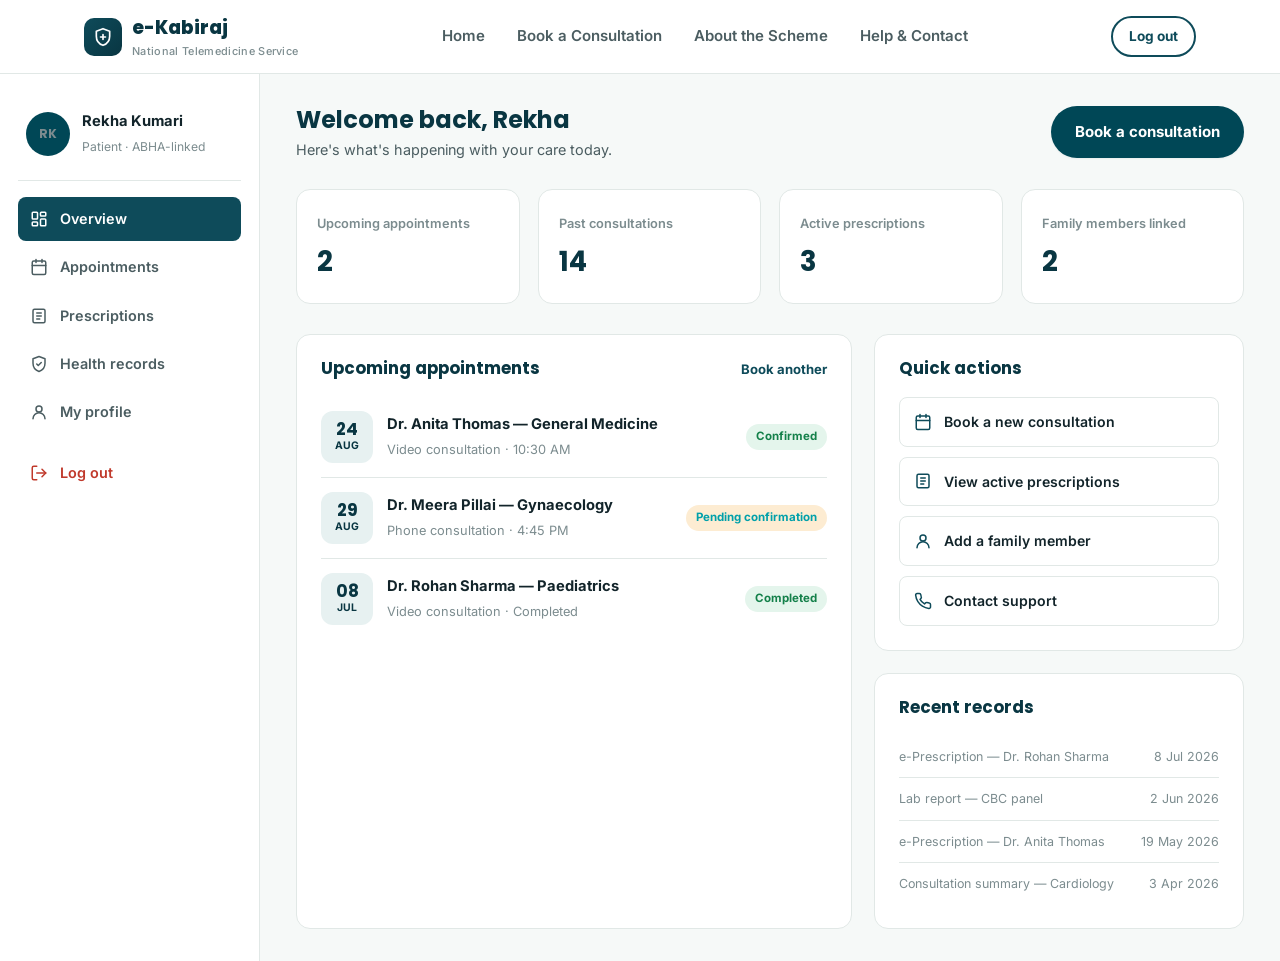
<file: dashboard.html>
<!DOCTYPE html>
<html lang="en">
<head>
<meta charset="UTF-8">
<meta name="viewport" content="width=device-width, initial-scale=1.0">
<title>Dashboard — SwasthConnect</title>
<link rel="preconnect" href="https://fonts.googleapis.com">
<link href="https://fonts.googleapis.com/css2?family=Poppins:wght@600;700;800&family=Inter:wght@400;500;600;700&display=swap" rel="stylesheet">
<link rel="stylesheet" href="style.css">
</head>
<body>

<header class="site-header">
  <div class="container">
    <a href="index.html" class="brand">
      <span class="brand-mark"><svg viewBox="0 0 24 24" fill="none" stroke="currentColor" stroke-width="2" stroke-linecap="round" stroke-linejoin="round"><path d="M12 2 4 5v6c0 5 3.4 9.4 8 11 4.6-1.6 8-6 8-11V5l-8-3Z"/><path d="M9 12h6M12 9v6"/></svg></span>
      <span>e-Kabiraj<small>National Telemedicine Service</small></span>
    </a>
    <nav class="main-nav" id="main-nav">
      <a href="index.html">Home</a>
      <a href="appointment.html">Book a Consultation</a>
      <a href="about.html">About the Scheme</a>
      <a href="contact.html">Help &amp; Contact</a>
    </nav>
    <div class="header-actions">
      <a href="index.html" class="btn btn-outline btn-sm">Log out</a>
      <button class="nav-toggle" aria-label="Toggle menu" aria-expanded="false">
        <svg viewBox="0 0 24 24" fill="none" stroke="currentColor" stroke-width="2" stroke-linecap="round"><path d="M4 6h16M4 12h16M4 18h16"/></svg>
      </button>
    </div>
  </div>
</header>

<div class="dash-shell">

  <aside class="dash-side">
    <div class="dash-user">
      <span class="dash-avatar">RK</span>
      <div>
        <b>Rekha Kumari</b>
        <span>Patient · ABHA-linked</span>
      </div>
    </div>
    <ul class="dash-nav">
      <li><a href="dashboard.html" class="active">
        <svg viewBox="0 0 24 24" fill="none" stroke="currentColor" stroke-width="2" stroke-linecap="round" stroke-linejoin="round"><rect x="3" y="3" width="7" height="9" rx="1"/><rect x="14" y="3" width="7" height="5" rx="1"/><rect x="14" y="12" width="7" height="9" rx="1"/><rect x="3" y="16" width="7" height="5" rx="1"/></svg>
        Overview</a></li>
      <li><a href="appointment.html">
        <svg viewBox="0 0 24 24" fill="none" stroke="currentColor" stroke-width="2" stroke-linecap="round" stroke-linejoin="round"><rect x="3" y="4" width="18" height="18" rx="2"/><path d="M16 2v4M8 2v4M3 10h18"/></svg>
        Appointments</a></li>
      <li><a href="#">
        <svg viewBox="0 0 24 24" fill="none" stroke="currentColor" stroke-width="2" stroke-linecap="round" stroke-linejoin="round"><rect x="4" y="3" width="16" height="18" rx="2"/><path d="M9 8h6M9 12h6M9 16h4"/></svg>
        Prescriptions</a></li>
      <li><a href="#">
        <svg viewBox="0 0 24 24" fill="none" stroke="currentColor" stroke-width="2" stroke-linecap="round" stroke-linejoin="round"><path d="M12 2 4 5v6c0 5 3.4 9.4 8 11 4.6-1.6 8-6 8-11V5l-8-3Z"/><path d="m9 12 2 2 4-4"/></svg>
        Health records</a></li>
      <li><a href="#">
        <svg viewBox="0 0 24 24" fill="none" stroke="currentColor" stroke-width="2" stroke-linecap="round" stroke-linejoin="round"><circle cx="12" cy="8" r="4"/><path d="M4 21c0-4.4 3.6-8 8-8s8 3.6 8 8"/></svg>
        My profile</a></li>
      <li><a href="index.html" class="danger">
        <svg viewBox="0 0 24 24" fill="none" stroke="currentColor" stroke-width="2" stroke-linecap="round" stroke-linejoin="round"><path d="M9 21H5a2 2 0 0 1-2-2V5a2 2 0 0 1 2-2h4"/><path d="M16 17l5-5-5-5"/><path d="M21 12H9"/></svg>
        Log out</a></li>
    </ul>
  </aside>

  <main class="dash-main">
    <div class="dash-head">
      <div>
        <h1>Welcome back, Rekha</h1>
        <p>Here's what's happening with your care today.</p>
      </div>
      <a href="appointment.html" class="btn btn-primary">Book a consultation</a>
    </div>

    <div class="stat-row">
      <div class="stat-card"><span>Upcoming appointments</span><b>2</b></div>
      <div class="stat-card"><span>Past consultations</span><b>14</b></div>
      <div class="stat-card"><span>Active prescriptions</span><b>3</b></div>
      <div class="stat-card"><span>Family members linked</span><b>2</b></div>
    </div>

    <div class="dash-grid">
      <div class="panel">
        <div class="panel-head">
          <h2>Upcoming appointments</h2>
          <a href="appointment.html">Book another</a>
        </div>

        <div class="appt-item">
          <div class="appt-date"><b>24</b><span>Aug</span></div>
          <div class="appt-info">
            <b>Dr. Anita Thomas — General Medicine</b>
            <span>Video consultation · 10:30 AM</span>
          </div>
          <span class="badge confirmed">Confirmed</span>
        </div>

        <div class="appt-item">
          <div class="appt-date"><b>29</b><span>Aug</span></div>
          <div class="appt-info">
            <b>Dr. Meera Pillai — Gynaecology</b>
            <span>Phone consultation · 4:45 PM</span>
          </div>
          <span class="badge pending">Pending confirmation</span>
        </div>

        <div class="appt-item">
          <div class="appt-date"><b>08</b><span>Jul</span></div>
          <div class="appt-info">
            <b>Dr. Rohan Sharma — Paediatrics</b>
            <span>Video consultation · Completed</span>
          </div>
          <span class="badge confirmed">Completed</span>
        </div>
      </div>

      <div>
        <div class="panel" style="margin-bottom:22px;">
          <div class="panel-head"><h2>Quick actions</h2></div>
          <div class="quick-actions">
            <a href="appointment.html">
              <svg viewBox="0 0 24 24" fill="none" stroke="currentColor" stroke-width="2" stroke-linecap="round" stroke-linejoin="round"><rect x="3" y="4" width="18" height="18" rx="2"/><path d="M16 2v4M8 2v4M3 10h18"/></svg>
              Book a new consultation
            </a>
            <a href="#">
              <svg viewBox="0 0 24 24" fill="none" stroke="currentColor" stroke-width="2" stroke-linecap="round" stroke-linejoin="round"><rect x="4" y="3" width="16" height="18" rx="2"/><path d="M9 8h6M9 12h6M9 16h4"/></svg>
              View active prescriptions
            </a>
            <a href="#">
              <svg viewBox="0 0 24 24" fill="none" stroke="currentColor" stroke-width="2" stroke-linecap="round" stroke-linejoin="round"><circle cx="12" cy="8" r="4"/><path d="M4 21c0-4.4 3.6-8 8-8s8 3.6 8 8"/></svg>
              Add a family member
            </a>
            <a href="contact.html">
              <svg viewBox="0 0 24 24" fill="none" stroke="currentColor" stroke-width="2" stroke-linecap="round" stroke-linejoin="round"><path d="M22 16.9v3a2 2 0 0 1-2.2 2 19.8 19.8 0 0 1-8.6-3 19.5 19.5 0 0 1-6-6 19.8 19.8 0 0 1-3-8.7A2 2 0 0 1 4.1 2h3a2 2 0 0 1 2 1.7c.1.9.3 1.8.6 2.7a2 2 0 0 1-.4 2.1L8 9.9a16 16 0 0 0 6 6l1.4-1.4a2 2 0 0 1 2.1-.4c.9.3 1.8.5 2.7.6a2 2 0 0 1 1.8 2Z"/></svg>
              Contact support
            </a>
          </div>
        </div>

        <div class="panel">
          <div class="panel-head"><h2>Recent records</h2></div>
          <div class="record-item"><span>e-Prescription — Dr. Rohan Sharma</span><span>8 Jul 2026</span></div>
          <div class="record-item"><span>Lab report — CBC panel</span><span>2 Jun 2026</span></div>
          <div class="record-item"><span>e-Prescription — Dr. Anita Thomas</span><span>19 May 2026</span></div>
          <div class="record-item"><span>Consultation summary — Cardiology</span><span>3 Apr 2026</span></div>
        </div>
      </div>
    </div>
  </main>

</div>

<script src="script.js"></script>
</body>
</html>
</file>
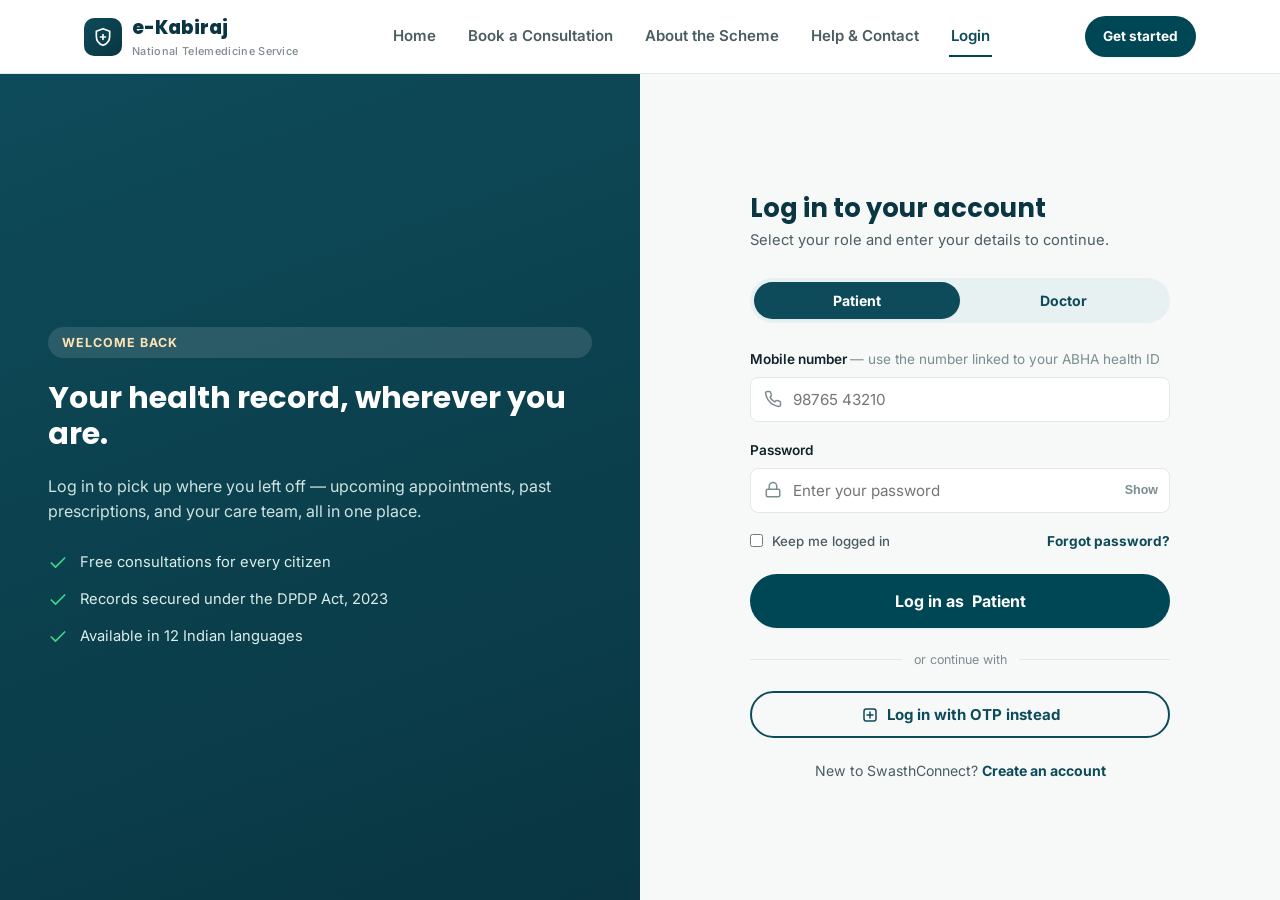
<file: login.html>
<!DOCTYPE html>
<html lang="en">
<head>
<meta charset="UTF-8">
<meta name="viewport" content="width=device-width, initial-scale=1.0">
<title>Log in — SwasthConnect</title>
<link rel="preconnect" href="https://fonts.googleapis.com">
<link href="https://fonts.googleapis.com/css2?family=Poppins:wght@600;700;800&family=Inter:wght@400;500;600;700&display=swap" rel="stylesheet">
<link rel="stylesheet" href="style.css">
</head>
<body>

<header class="site-header">
  <div class="container">
    <a href="index.html" class="brand">
      <span class="brand-mark"><svg viewBox="0 0 24 24" fill="none" stroke="currentColor" stroke-width="2" stroke-linecap="round" stroke-linejoin="round"><path d="M12 2 4 5v6c0 5 3.4 9.4 8 11 4.6-1.6 8-6 8-11V5l-8-3Z"/><path d="M9 12h6M12 9v6"/></svg></span>
      <span>e-Kabiraj<small>National Telemedicine Service</small></span>
    </a>
    <nav class="main-nav">
      <a href="index.html">Home</a>
      <a href="appointment.html">Book a Consultation</a>
      <a href="about.html">About the Scheme</a>
      <a href="contact.html">Help &amp; Contact</a>
      <a href="login.html" aria-current="page">Login</a>
    </nav>
    <div class="header-actions">
      <a href="register.html" class="btn btn-primary btn-sm">Get started</a>
      <button class="nav-toggle" aria-label="Toggle menu" aria-expanded="false">
        <svg viewBox="0 0 24 24" fill="none" stroke="currentColor" stroke-width="2" stroke-linecap="round"><path d="M4 6h16M4 12h16M4 18h16"/></svg>
      </button>
    </div>
  </div>
</header>

<main class="auth-shell">
  <aside class="auth-aside">
    <span class="eyebrow">Welcome back</span>
    <h2>Your health record, wherever you are.</h2>
    <p>Log in to pick up where you left off — upcoming appointments, past prescriptions, and your care team, all in one place.</p>
    <ul class="auth-points">
      <li><svg viewBox="0 0 24 24" fill="none" stroke="currentColor" stroke-width="2" stroke-linecap="round" stroke-linejoin="round"><path d="M20 6 9 17l-5-5"/></svg> Free consultations for every citizen</li>
      <li><svg viewBox="0 0 24 24" fill="none" stroke="currentColor" stroke-width="2" stroke-linecap="round" stroke-linejoin="round"><path d="M20 6 9 17l-5-5"/></svg> Records secured under the DPDP Act, 2023</li>
      <li><svg viewBox="0 0 24 24" fill="none" stroke="currentColor" stroke-width="2" stroke-linecap="round" stroke-linejoin="round"><path d="M20 6 9 17l-5-5"/></svg> Available in 12 Indian languages</li>
    </ul>
  </aside>

  <div class="auth-main">
    <div class="auth-card">
      <h1>Log in to your account</h1>
      <p class="sub">Select your role and enter your details to continue.</p>

      <div class="role-tabs">
        <button type="button" class="active" data-role="patient">Patient</button>
        <button type="button" data-role="doctor">Doctor</button>
      </div>

      <div class="form-alert" role="status">
        <svg viewBox="0 0 24 24" fill="none" stroke="currentColor" stroke-width="2" stroke-linecap="round" stroke-linejoin="round"><path d="M20 6 9 17l-5-5"/></svg>
        Logged in successfully — redirecting to your dashboard…
      </div>

      <form data-validate data-redirect="dashboard.html" novalidate>
        <div class="field">
          <label for="mobile">Mobile number <span data-id-hint style="font-weight:400; color:var(--ink-faint);">— use the number linked to your ABHA health ID</span></label>
          <div class="input-wrap">
            <svg viewBox="0 0 24 24" fill="none" stroke="currentColor" stroke-width="2" stroke-linecap="round" stroke-linejoin="round"><path d="M22 16.9v3a2 2 0 0 1-2.2 2 19.8 19.8 0 0 1-8.6-3 19.5 19.5 0 0 1-6-6 19.8 19.8 0 0 1-3-8.7A2 2 0 0 1 4.1 2h3a2 2 0 0 1 2 1.7c.1.9.3 1.8.6 2.7a2 2 0 0 1-.4 2.1L8 9.9a16 16 0 0 0 6 6l1.4-1.4a2 2 0 0 1 2.1-.4c.9.3 1.8.5 2.7.6a2 2 0 0 1 1.8 2Z"/></svg>
            <input type="tel" id="mobile" name="mobile" placeholder="98765 43210" required>
          </div>
          <p class="field-error">Enter a valid 10-digit mobile number.</p>
        </div>

        <div class="field">
          <label for="password">Password</label>
          <div class="input-wrap">
            <svg viewBox="0 0 24 24" fill="none" stroke="currentColor" stroke-width="2" stroke-linecap="round" stroke-linejoin="round"><rect x="3" y="11" width="18" height="10" rx="2"/><path d="M7 11V7a5 5 0 0 1 10 0v4"/></svg>
            <input type="password" id="password" name="password" placeholder="Enter your password" required minlength="6">
            <button type="button" class="pw-toggle">Show</button>
          </div>
          <p class="field-error">Password must be at least 6 characters.</p>
        </div>

        <div class="form-meta-row">
          <label class="checkbox-row" style="margin:0;">
            <input type="checkbox" id="remember">
            <label for="remember" style="margin:0;">Keep me logged in</label>
          </label>
          <a href="#" style="color:var(--primary); font-weight:700;">Forgot password?</a>
        </div>

        <button type="submit" class="btn btn-primary btn-block btn-lg">Log in as <span data-role-label>Patient</span></button>
      </form>

      <div class="form-divider">or continue with</div>
      <button type="button" class="btn btn-outline btn-block">
        <svg viewBox="0 0 24 24" width="18" height="18" fill="none" stroke="currentColor" stroke-width="2" stroke-linecap="round" stroke-linejoin="round"><rect x="4" y="4" width="16" height="16" rx="3"/><path d="M8 12h8M12 8v8"/></svg>
        Log in with OTP instead
      </button>

      <p class="switch-line">New to SwasthConnect? <a href="register.html">Create an account</a></p>
    </div>
  </div>
</main>

<script src="script.js"></script>
</body>
</html>
</file>
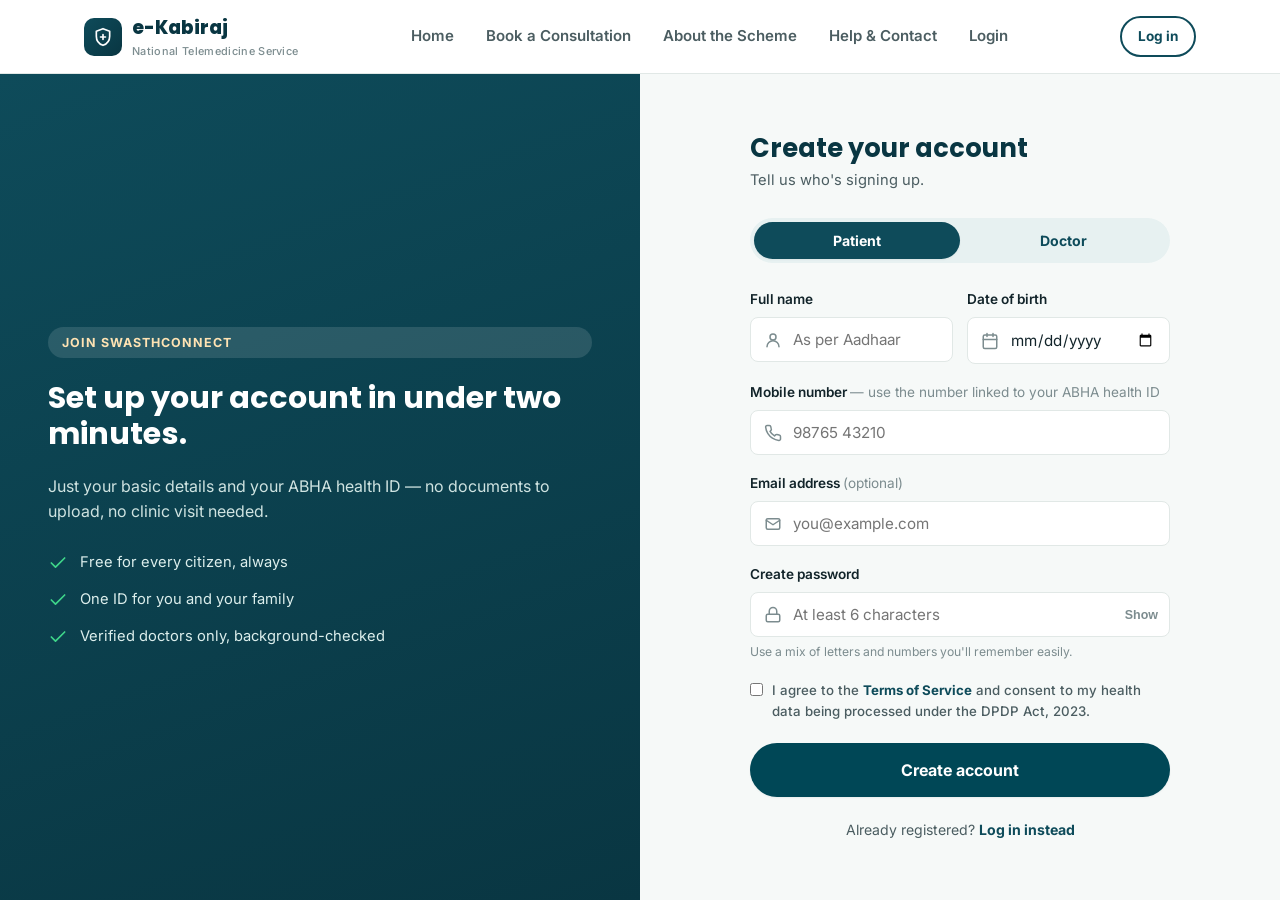
<file: register.html>
<!DOCTYPE html>
<html lang="en">
<head>
<meta charset="UTF-8">
<meta name="viewport" content="width=device-width, initial-scale=1.0">
<title>Create an account — SwasthConnect</title>
<link rel="preconnect" href="https://fonts.googleapis.com">
<link href="https://fonts.googleapis.com/css2?family=Poppins:wght@600;700;800&family=Inter:wght@400;500;600;700&display=swap" rel="stylesheet">
<link rel="stylesheet" href="style.css">
</head>
<body>

<header class="site-header">
  <div class="container">
    <a href="index.html" class="brand">
      <span class="brand-mark"><svg viewBox="0 0 24 24" fill="none" stroke="currentColor" stroke-width="2" stroke-linecap="round" stroke-linejoin="round"><path d="M12 2 4 5v6c0 5 3.4 9.4 8 11 4.6-1.6 8-6 8-11V5l-8-3Z"/><path d="M9 12h6M12 9v6"/></svg></span>
      <span>e-Kabiraj<small>National Telemedicine Service</small></span>
    </a>
    <nav class="main-nav">
      <a href="index.html">Home</a>
      <a href="appointment.html">Book a Consultation</a>
      <a href="about.html">About the Scheme</a>
      <a href="contact.html">Help &amp; Contact</a>
      <a href="login.html">Login</a>
    </nav>
    <div class="header-actions">
      <a href="login.html" class="btn btn-outline btn-sm">Log in</a>
      <button class="nav-toggle" aria-label="Toggle menu" aria-expanded="false">
        <svg viewBox="0 0 24 24" fill="none" stroke="currentColor" stroke-width="2" stroke-linecap="round"><path d="M4 6h16M4 12h16M4 18h16"/></svg>
      </button>
    </div>
  </div>
</header>

<main class="auth-shell">
  <aside class="auth-aside">
    <span class="eyebrow">Join SwasthConnect</span>
    <h2>Set up your account in under two minutes.</h2>
    <p>Just your basic details and your ABHA health ID — no documents to upload, no clinic visit needed.</p>
    <ul class="auth-points">
      <li><svg viewBox="0 0 24 24" fill="none" stroke="currentColor" stroke-width="2" stroke-linecap="round" stroke-linejoin="round"><path d="M20 6 9 17l-5-5"/></svg> Free for every citizen, always</li>
      <li><svg viewBox="0 0 24 24" fill="none" stroke="currentColor" stroke-width="2" stroke-linecap="round" stroke-linejoin="round"><path d="M20 6 9 17l-5-5"/></svg> One ID for you and your family</li>
      <li><svg viewBox="0 0 24 24" fill="none" stroke="currentColor" stroke-width="2" stroke-linecap="round" stroke-linejoin="round"><path d="M20 6 9 17l-5-5"/></svg> Verified doctors only, background-checked</li>
    </ul>
  </aside>

  <div class="auth-main">
    <div class="auth-card">
      <h1>Create your account</h1>
      <p class="sub">Tell us who's signing up.</p>

      <div class="role-tabs">
        <button type="button" class="active" data-role="patient">Patient</button>
        <button type="button" data-role="doctor">Doctor</button>
      </div>

      <div class="form-alert" role="status">
        <svg viewBox="0 0 24 24" fill="none" stroke="currentColor" stroke-width="2" stroke-linecap="round" stroke-linejoin="round"><path d="M20 6 9 17l-5-5"/></svg>
        Account created — redirecting to your dashboard…
      </div>

      <form data-validate data-redirect="dashboard.html" novalidate>
        <div class="field-row">
          <div class="field">
            <label for="fname">Full name</label>
            <div class="input-wrap">
              <svg viewBox="0 0 24 24" fill="none" stroke="currentColor" stroke-width="2" stroke-linecap="round" stroke-linejoin="round"><circle cx="12" cy="8" r="4"/><path d="M4 21c0-4.4 3.6-8 8-8s8 3.6 8 8"/></svg>
              <input type="text" id="fname" placeholder="As per Aadhaar" required>
            </div>
            <p class="field-error">Please enter your full name.</p>
          </div>
          <div class="field">
            <label for="dob">Date of birth</label>
            <div class="input-wrap">
              <svg viewBox="0 0 24 24" fill="none" stroke="currentColor" stroke-width="2" stroke-linecap="round" stroke-linejoin="round"><rect x="3" y="4" width="18" height="18" rx="2"/><path d="M16 2v4M8 2v4M3 10h18"/></svg>
              <input type="date" id="dob" required>
            </div>
            <p class="field-error">Please enter your date of birth.</p>
          </div>
        </div>

        <div class="field">
          <label for="mobile">Mobile number <span data-id-hint style="font-weight:400; color:var(--ink-faint);">— use the number linked to your ABHA health ID</span></label>
          <div class="input-wrap">
            <svg viewBox="0 0 24 24" fill="none" stroke="currentColor" stroke-width="2" stroke-linecap="round" stroke-linejoin="round"><path d="M22 16.9v3a2 2 0 0 1-2.2 2 19.8 19.8 0 0 1-8.6-3 19.5 19.5 0 0 1-6-6 19.8 19.8 0 0 1-3-8.7A2 2 0 0 1 4.1 2h3a2 2 0 0 1 2 1.7c.1.9.3 1.8.6 2.7a2 2 0 0 1-.4 2.1L8 9.9a16 16 0 0 0 6 6l1.4-1.4a2 2 0 0 1 2.1-.4c.9.3 1.8.5 2.7.6a2 2 0 0 1 1.8 2Z"/></svg>
            <input type="tel" id="rmobile" placeholder="98765 43210" required>
          </div>
          <p class="field-error">Enter a valid 10-digit mobile number.</p>
        </div>

        <div class="field">
          <label for="email">Email address <span style="font-weight:400; color:var(--ink-faint);">(optional)</span></label>
          <div class="input-wrap">
            <svg viewBox="0 0 24 24" fill="none" stroke="currentColor" stroke-width="2" stroke-linecap="round" stroke-linejoin="round"><rect x="3" y="5" width="18" height="14" rx="2"/><path d="m3 7 9 6 9-6"/></svg>
            <input type="email" id="email" placeholder="you@example.com">
          </div>
        </div>

        <div class="field">
          <label for="rpassword">Create password</label>
          <div class="input-wrap">
            <svg viewBox="0 0 24 24" fill="none" stroke="currentColor" stroke-width="2" stroke-linecap="round" stroke-linejoin="round"><rect x="3" y="11" width="18" height="10" rx="2"/><path d="M7 11V7a5 5 0 0 1 10 0v4"/></svg>
            <input type="password" id="rpassword" placeholder="At least 6 characters" required minlength="6">
            <button type="button" class="pw-toggle">Show</button>
          </div>
          <p class="field-error">Password must be at least 6 characters.</p>
          <p class="hint">Use a mix of letters and numbers you'll remember easily.</p>
        </div>

        <div class="checkbox-row mt-16" style="margin-bottom:22px;">
          <input type="checkbox" id="terms" required>
          <label for="terms">I agree to the <a href="#" style="color:var(--primary); font-weight:700;">Terms of Service</a> and consent to my health data being processed under the DPDP Act, 2023.</label>
        </div>

        <button type="submit" class="btn btn-primary btn-block btn-lg">Create account</button>
      </form>

      <p class="switch-line">Already registered? <a href="login.html">Log in instead</a></p>
    </div>
  </div>
</main>

<script src="script.js"></script>
</body>
</html>
</file>
<file: style.css>
/* =========================================================
   e-Kabiraj — a citizen telemedicine service
   Design tokens
   ========================================================= */
:root{
  --bg:#F6F9F8;
  --surface:#FFFFFF;
  --ink:#12242A;
  --ink-soft:#4B5D61;
  --ink-faint:#7C8C8F;

  --primary:#0E4B5A;
  --primary-dark:#093642;
  --primary-tint:#E7F1F1;

  --accent:#004756;
  --accent-dark:#00a0aa;
  --accent-tint:#FDECD2;

  --success:#14804A;
  --success-tint:#E4F5EC;
  --danger:#C0392B;
  --danger-tint:#FBEAE8;

  --border:#E1E8E6;
  --radius-sm:8px;
  --radius:14px;
  --radius-lg:22px;

  --shadow-sm: 0 1px 2px rgba(9,54,66,0.06);
  --shadow: 0 8px 24px rgba(9,54,66,0.10);
  --shadow-lg: 0 20px 48px rgba(9,54,66,0.16);

  --font-display:'Poppins', 'Segoe UI', sans-serif;
  --font-body:'Inter', 'Segoe UI', sans-serif;
}

*{box-sizing:border-box; margin:0; padding:0;}

@media (prefers-reduced-motion: reduce){
  *{animation-duration:0.001ms !important; animation-iteration-count:1 !important; transition-duration:0.001ms !important;}
}

html{scroll-behavior:smooth;}

body{
  font-family:var(--font-body);
  background:var(--bg);
  color:var(--ink);
  line-height:1.55;
  min-height:100vh;
  display:flex;
  flex-direction:column;
}

img{max-width:100%; display:block;}

a{color:inherit; text-decoration:none;}

h1,h2,h3,h4{
  font-family:var(--font-display);
  color:var(--primary-dark);
  line-height:1.18;
  font-weight:700;
}

p{color:var(--ink-soft);}

:focus-visible{
  outline:3px solid var(--accent);
  outline-offset:2px;
  border-radius:4px;
}

.container{
  width:100%;
  max-width:1160px;
  margin:0 auto;
  padding:0 24px;
}

.eyebrow{
  display:inline-flex;
  align-items:center;
  gap:8px;
  font-family:var(--font-body);
  font-size:0.78rem;
  font-weight:700;
  letter-spacing:0.08em;
  text-transform:uppercase;
  color:var(--primary);
  background:var(--primary-tint);
  padding:6px 14px;
  border-radius:999px;
}

/* =========================== Top strip =========================== */
.gov-strip{
  background:var(--primary-dark);
  color:#CFE3E1;
  font-size:0.78rem;
}
.gov-strip .container{
  display:flex;
  justify-content:space-between;
  align-items:center;
  padding-top:6px;
  padding-bottom:6px;
  gap:12px;
  flex-wrap:wrap;
}
.gov-strip a{color:#FFE8C2; font-weight:600;}

/* =========================== Header =========================== */
.site-header{
  background:var(--surface);
  border-bottom:1px solid var(--border);
  position:sticky;
  top:0;
  z-index:50;
}
.site-header .container{
  display:flex;
  align-items:center;
  justify-content:space-between;
  padding-top:14px;
  padding-bottom:14px;
  gap:20px;
}
.brand{
  display:flex;
  align-items:center;
  gap:10px;
  font-family:var(--font-display);
  font-weight:800;
  font-size:1.15rem;
  color:var(--primary-dark);
}
.brand-mark{
  width:38px; height:38px;
  border-radius:10px;
  background:linear-gradient(135deg, var(--primary) 0%, var(--primary-dark) 100%);
  display:flex; align-items:center; justify-content:center;
  color:#fff; flex-shrink:0;
}
.brand-mark svg{width:20px; height:20px;}
.brand small{
  display:block;
  font-family:var(--font-body);
  font-weight:500;
  font-size:0.68rem;
  color:var(--ink-faint);
  letter-spacing:0.03em;
}

.main-nav{display:flex; align-items:center; gap:28px;}
.main-nav a{
  font-size:0.94rem;
  font-weight:600;
  color:var(--ink-soft);
  padding:8px 2px;
  border-bottom:2px solid transparent;
  transition:color .15s ease, border-color .15s ease;
}
.main-nav a:hover, .main-nav a[aria-current="page"]{
  color:var(--primary);
  border-bottom-color:var(--accent);
}

.header-actions{display:flex; align-items:center; gap:10px;}

.nav-toggle{
  display:none;
  background:none; border:1px solid var(--border); border-radius:8px;
  width:42px; height:42px; cursor:pointer;
  align-items:center; justify-content:center;
}
.nav-toggle svg{width:20px; height:20px; color:var(--primary-dark);}

/* =========================== Buttons =========================== */
.btn{
  display:inline-flex;
  align-items:center;
  justify-content:center;
  gap:8px;
  font-family:var(--font-body);
  font-weight:700;
  font-size:0.94rem;
  padding:12px 22px;
  border-radius:999px;
  border:2px solid transparent;
  cursor:pointer;
  transition:transform .12s ease, box-shadow .12s ease, background .15s ease, color .15s ease;
  white-space:nowrap;
}
.btn:active{transform:translateY(1px);}
.btn-primary{background:var(--accent); color:#fff; box-shadow:var(--shadow-sm);}
.btn-primary:hover{background:var(--accent-dark); box-shadow:var(--shadow);}
.btn-outline{background:transparent; border-color:var(--primary); color:var(--primary);}
.btn-outline:hover{background:var(--primary-tint);}
.btn-ghost{background:transparent; color:var(--primary-dark);}
.btn-ghost:hover{background:var(--primary-tint);}
.btn-block{width:100%;}
.btn-lg{padding:15px 28px; font-size:1rem;}
.btn-sm{padding:8px 16px; font-size:0.85rem;}
.btn-danger{background:var(--danger); color:#fff;}

/* =========================== Hero =========================== */
.hero{
  background:
    radial-gradient(700px 320px at 85% -10%, var(--accent-tint) 0%, rgba(253,236,210,0) 70%),
    var(--primary-tint);
  border-bottom:1px solid var(--border);
  overflow:hidden;
}
.hero .container{
  display:grid;
  grid-template-columns:1.05fr 0.95fr;
  gap:48px;
  align-items:center;
  padding-top:56px;
  padding-bottom:56px;
}
.hero h1{
  font-size:2.6rem;
  margin:16px 0 18px;
  letter-spacing:-0.01em;
}
.hero h1 em{
  font-style:normal;
  color:var(--accent-dark);
}
.hero-lead{
  font-size:1.08rem;
  max-width:46ch;
  margin-bottom:28px;
}
.hero-cta-row{display:flex; gap:14px; flex-wrap:wrap; margin-bottom:26px;}
.hero-trust{display:flex; gap:22px; flex-wrap:wrap; margin-top:10px;}
.hero-trust .stat b{
  display:block; font-family:var(--font-display); font-size:1.4rem; color:var(--primary-dark);
}
.hero-trust .stat span{font-size:0.8rem; color:var(--ink-faint);}

/* Pathway cards (Patient / Doctor) — signature element */
.pathway-stack{display:flex; flex-direction:column; gap:16px;}
.pathway-card{
  background:var(--surface);
  border:1px solid var(--border);
  border-radius:var(--radius-lg);
  padding:22px 24px;
  display:flex;
  align-items:center;
  gap:18px;
  box-shadow:var(--shadow);
  transition:transform .15s ease, box-shadow .15s ease, border-color .15s ease;
}
.pathway-card:hover{transform:translateY(-3px); box-shadow:var(--shadow-lg); border-color:var(--primary);}
.pathway-icon{
  width:56px; height:56px; border-radius:16px;
  display:flex; align-items:center; justify-content:center;
  flex-shrink:0;
  color:#fff;
}
.pathway-card.patient .pathway-icon{background:var(--primary);}
.pathway-card.doctor .pathway-icon{background:var(--accent);}
.pathway-icon svg{width:26px; height:26px;}
.pathway-copy h3{font-size:1.08rem; margin-bottom:3px;}
.pathway-copy p{font-size:0.87rem; margin-bottom:10px;}
.pathway-copy a.link-arrow{
  font-size:0.86rem; font-weight:700; color:var(--primary);
  display:inline-flex; align-items:center; gap:4px;
}

/* =========================== Sections =========================== */
section{padding:72px 0;}
.section-head{max-width:640px; margin-bottom:44px;}
.section-head h2{font-size:1.9rem; margin-top:12px;}
.section-head p{margin-top:12px; font-size:1.02rem;}
.section-head.center{margin-left:auto; margin-right:auto; text-align:center;}

/* Steps (real 3-step process, numbering is meaningful) */
.steps{
  display:grid;
  grid-template-columns:repeat(3, 1fr);
  gap:24px;
  counter-reset:step;
}
.step{
  position:relative;
  background:var(--surface);
  border:1px solid var(--border);
  border-radius:var(--radius);
  padding:30px 24px 26px;
}
.step::before{
  counter-increment:step;
  content:counter(step, decimal-leading-zero);
  font-family:var(--font-display);
  font-weight:800;
  font-size:0.85rem;
  color:var(--accent-dark);
  background:var(--accent-tint);
  padding:4px 10px;
  border-radius:999px;
  display:inline-block;
  margin-bottom:16px;
}
.step h3{font-size:1.08rem; margin-bottom:8px;}
.step p{font-size:0.92rem;}

/* Services grid */
.services-grid{display:grid; grid-template-columns:repeat(4, 1fr); gap:20px;}
.service-card{
  background:var(--surface);
  border:1px solid var(--border);
  border-radius:var(--radius);
  padding:26px 22px;
  transition:transform .15s ease, box-shadow .15s ease;
}
.service-card:hover{transform:translateY(-3px); box-shadow:var(--shadow);}
.service-icon{
  width:46px; height:46px; border-radius:12px;
  background:var(--primary-tint); color:var(--primary);
  display:flex; align-items:center; justify-content:center;
  margin-bottom:16px;
}
.service-icon svg{width:22px; height:22px;}
.service-card h3{font-size:1rem; margin-bottom:6px;}
.service-card p{font-size:0.86rem;}

/* Availability strip */
.availability{
  background:var(--primary-dark);
  color:#EAF3F2;
  border-radius:var(--radius-lg);
  padding:34px 36px;
  display:flex;
  align-items:center;
  justify-content:space-between;
  gap:24px;
  flex-wrap:wrap;
}
.availability h3{color:#fff; font-size:1.25rem; margin-bottom:6px;}
.availability p{color:#BFD6D3; font-size:0.92rem;}
.pulse-dot{
  width:9px; height:9px; border-radius:50%;
  background:#3FD68A; display:inline-block; margin-right:7px;
  box-shadow:0 0 0 0 rgba(63,214,138,0.6);
  animation:pulse 1.8s infinite;
}
@keyframes pulse{
  0%{box-shadow:0 0 0 0 rgba(63,214,138,0.55);}
  70%{box-shadow:0 0 0 10px rgba(63,214,138,0);}
  100%{box-shadow:0 0 0 0 rgba(63,214,138,0);}
}

/* Testimonials / trust */
.trust-grid{display:grid; grid-template-columns:repeat(3,1fr); gap:20px;}
.quote-card{
  background:var(--surface); border:1px solid var(--border);
  border-radius:var(--radius); padding:24px;
}
.quote-card p{font-size:0.93rem; color:var(--ink); margin-bottom:14px;}
.quote-by{display:flex; align-items:center; gap:10px;}
.quote-avatar{
  width:38px; height:38px; border-radius:50%;
  background:var(--accent-tint); color:var(--accent-dark);
  display:flex; align-items:center; justify-content:center;
  font-family:var(--font-display); font-weight:700; font-size:0.85rem;
}
.quote-by b{display:block; font-size:0.86rem;}
.quote-by span{font-size:0.78rem; color:var(--ink-faint);}

/* =========================== Footer =========================== */
.site-footer{
  margin-top:auto;
  background:var(--primary-dark);
  color:#C8DBD9;
  padding:52px 0 20px;
}
.footer-grid{
  display:grid;
  grid-template-columns:1.4fr 1fr 1fr 1fr;
  gap:32px;
  padding-bottom:34px;
  border-bottom:1px solid rgba(255,255,255,0.12);
}
.footer-grid h4{color:#fff; font-size:0.92rem; margin-bottom:14px;}
.footer-grid ul{list-style:none;}
.footer-grid li{margin-bottom:9px;}
.footer-grid a{font-size:0.87rem; color:#B9D2CF;}
.footer-grid a:hover{color:#fff;}
.footer-brand p{font-size:0.87rem; margin-top:12px; max-width:32ch; color:#B9D2CF;}
.footer-bottom{
  display:flex; justify-content:space-between; align-items:center;
  padding-top:20px; font-size:0.78rem; color:#93B2AF; flex-wrap:wrap; gap:10px;
}

/* =========================== Forms / Auth =========================== */
.auth-shell{
  flex:1;
  display:grid;
  grid-template-columns:1fr 1fr;
  min-height:calc(100vh - 130px);
}
.auth-aside{
  background:linear-gradient(160deg, var(--primary) 0%, var(--primary-dark) 100%);
  color:#fff;
  padding:56px 48px;
  display:flex;
  flex-direction:column;
  justify-content:center;
  gap:22px;
}
.auth-aside .eyebrow{background:rgba(255,255,255,0.12); color:#FFE3B3;}
.auth-aside h2{color:#fff; font-size:1.9rem;}
.auth-aside p{color:#CFE3E1;}
.auth-points{list-style:none; display:flex; flex-direction:column; gap:14px; margin-top:6px;}
.auth-points li{display:flex; gap:12px; align-items:flex-start; font-size:0.92rem; color:#DCEEEC;}
.auth-points svg{width:20px; height:20px; color:#3FD68A; flex-shrink:0; margin-top:2px;}

.auth-main{
  display:flex;
  align-items:center;
  justify-content:center;
  padding:48px 24px;
}
.auth-card{
  width:100%;
  max-width:420px;
}
.auth-card h1{font-size:1.6rem; margin-bottom:6px;}
.auth-card > p.sub{margin-bottom:26px; font-size:0.92rem;}

.role-tabs{
  display:grid;
  grid-template-columns:1fr 1fr;
  background:var(--primary-tint);
  border-radius:999px;
  padding:4px;
  margin-bottom:26px;
}
.role-tabs button{
  border:none; background:transparent; cursor:pointer;
  padding:10px 0; border-radius:999px;
  font-family:var(--font-body); font-weight:700; font-size:0.88rem;
  color:var(--primary);
}
.role-tabs button.active{background:var(--primary); color:#fff; box-shadow:var(--shadow-sm);}

.field{margin-bottom:18px;}
.field label{
  display:block; font-size:0.85rem; font-weight:600;
  color:var(--ink); margin-bottom:7px;
}
.field .hint{font-size:0.76rem; color:var(--ink-faint); margin-top:6px;}
.input-wrap{position:relative;}
.input-wrap svg{
  position:absolute; left:14px; top:50%; transform:translateY(-50%);
  width:18px; height:18px; color:var(--ink-faint); pointer-events:none;
}
input[type="text"], input[type="email"], input[type="password"],
input[type="tel"], input[type="date"], input[type="number"], select, textarea{
  width:100%;
  font-family:var(--font-body);
  font-size:0.95rem;
  color:var(--ink);
  padding:12px 14px 12px 42px;
  border:1.5px solid var(--border);
  border-radius:var(--radius-sm);
  background:var(--surface);
  transition:border-color .15s ease, box-shadow .15s ease;
}
.field.no-icon input, .field.no-icon select, .field.no-icon textarea{padding-left:14px;}
input:focus, select:focus, textarea:focus{
  outline:none; border-color:var(--primary);
  box-shadow:0 0 0 4px var(--primary-tint);
}
textarea{padding-top:12px; resize:vertical; min-height:100px;}
.pw-toggle{
  position:absolute; right:12px; top:50%; transform:translateY(-50%);
  background:none; border:none; cursor:pointer; color:var(--ink-faint);
  font-size:0.78rem; font-weight:700;
}
.field-row{display:grid; grid-template-columns:1fr 1fr; gap:14px;}
.form-meta-row{
  display:flex; justify-content:space-between; align-items:center;
  margin-bottom:22px; font-size:0.85rem;
}
.checkbox-row{display:flex; align-items:flex-start; gap:9px;}
.checkbox-row input{width:auto; padding:0; margin-top:3px;}
.checkbox-row label{margin:0; font-size:0.83rem; font-weight:500; color:var(--ink-soft);}
.form-divider{
  display:flex; align-items:center; gap:12px; margin:22px 0;
  font-size:0.78rem; color:var(--ink-faint);
}
.form-divider::before, .form-divider::after{content:""; flex:1; height:1px; background:var(--border);}
.switch-line{text-align:center; margin-top:22px; font-size:0.88rem; color:var(--ink-soft);}
.switch-line a{color:var(--primary); font-weight:700;}
.field-error{display:none; color:var(--danger); font-size:0.78rem; margin-top:6px;}
.field.invalid input{border-color:var(--danger); box-shadow:0 0 0 4px var(--danger-tint);}
.field.invalid .field-error{display:block;}
.form-alert{
  display:none;
  align-items:center; gap:10px;
  background:var(--success-tint); color:var(--success);
  border:1px solid #BFE6D2; border-radius:var(--radius-sm);
  padding:12px 14px; font-size:0.86rem; font-weight:600;
  margin-bottom:20px;
}
.form-alert.show{display:flex;}
.form-alert svg{width:18px; height:18px; flex-shrink:0;}

/* =========================== Page hero (inner pages) =========================== */
.page-hero{
  background:var(--primary-tint);
  border-bottom:1px solid var(--border);
  padding:40px 0;
}
.breadcrumb{font-size:0.82rem; color:var(--ink-faint); margin-bottom:10px;}
.breadcrumb a{color:var(--primary); font-weight:600;}
.page-hero h1{font-size:2rem;}
.page-hero p{margin-top:10px; max-width:60ch;}

/* =========================== Dashboard =========================== */
.dash-shell{display:grid; grid-template-columns:260px 1fr; gap:0; flex:1;}
.dash-side{
  background:var(--surface); border-right:1px solid var(--border);
  padding:28px 18px;
}
.dash-user{
  display:flex; align-items:center; gap:12px;
  padding:8px 8px 22px; border-bottom:1px solid var(--border); margin-bottom:16px;
}
.dash-avatar{
  width:44px; height:44px; border-radius:50%;
  background:var(--accent); color:#fff; display:flex; align-items:center; justify-content:center;
  font-family:var(--font-display); font-weight:700;
}
.dash-user b{display:block; font-size:0.92rem;}
.dash-user span{font-size:0.76rem; color:var(--ink-faint);}
.dash-nav{list-style:none; display:flex; flex-direction:column; gap:4px;}
.dash-nav a{
  display:flex; align-items:center; gap:12px;
  padding:11px 12px; border-radius:var(--radius-sm);
  font-size:0.9rem; font-weight:600; color:var(--ink-soft);
}
.dash-nav a svg{width:18px; height:18px;}
.dash-nav a:hover{background:var(--primary-tint); color:var(--primary);}
.dash-nav a.active{background:var(--primary); color:#fff;}
.dash-nav a.danger{color:var(--danger); margin-top:12px;}
.dash-nav a.danger:hover{background:var(--danger-tint);}

.dash-main{padding:32px 36px; background:var(--bg);}
.dash-head{
  display:flex; justify-content:space-between; align-items:flex-start;
  margin-bottom:28px; flex-wrap:wrap; gap:16px;
}
.dash-head h1{font-size:1.5rem;}
.dash-head p{font-size:0.9rem; margin-top:4px;}

.stat-row{display:grid; grid-template-columns:repeat(4,1fr); gap:18px; margin-bottom:30px;}
.stat-card{
  background:var(--surface); border:1px solid var(--border); border-radius:var(--radius);
  padding:20px;
}
.stat-card span{font-size:0.8rem; color:var(--ink-faint); font-weight:600;}
.stat-card b{
  display:block; font-family:var(--font-display); font-size:1.7rem; color:var(--primary-dark); margin-top:6px;
}

.dash-grid{display:grid; grid-template-columns:1.5fr 1fr; gap:22px;}
.panel{
  background:var(--surface); border:1px solid var(--border); border-radius:var(--radius);
  padding:24px;
}
.panel-head{display:flex; justify-content:space-between; align-items:center; margin-bottom:18px;}
.panel-head h2{font-size:1.05rem;}
.panel-head a{font-size:0.82rem; font-weight:700; color:var(--primary);}

.appt-item{
  display:flex; align-items:center; gap:14px;
  padding:14px 0; border-bottom:1px solid var(--border);
}
.appt-item:last-child{border-bottom:none; padding-bottom:0;}
.appt-date{
  width:52px; height:52px; border-radius:12px; background:var(--primary-tint); color:var(--primary-dark);
  display:flex; flex-direction:column; align-items:center; justify-content:center; flex-shrink:0;
}
.appt-date b{font-size:1.05rem; font-family:var(--font-display); line-height:1;}
.appt-date span{font-size:0.65rem; text-transform:uppercase; font-weight:700;}
.appt-info{flex:1;}
.appt-info b{font-size:0.92rem; display:block;}
.appt-info span{font-size:0.8rem; color:var(--ink-faint);}
.badge{
  font-size:0.72rem; font-weight:700; padding:4px 10px; border-radius:999px;
}
.badge.confirmed{background:var(--success-tint); color:var(--success);}
.badge.pending{background:var(--accent-tint); color:var(--accent-dark);}

.quick-actions{display:flex; flex-direction:column; gap:10px;}
.quick-actions a{
  display:flex; align-items:center; gap:12px;
  padding:13px 14px; border:1px solid var(--border); border-radius:var(--radius-sm);
  font-size:0.88rem; font-weight:600;
}
.quick-actions a svg{width:18px; height:18px; color:var(--primary);}
.quick-actions a:hover{border-color:var(--primary); background:var(--primary-tint);}

.record-item{display:flex; justify-content:space-between; align-items:center; padding:11px 0; border-bottom:1px solid var(--border); font-size:0.85rem;}
.record-item:last-child{border-bottom:none;}
.record-item span{color:var(--ink-faint); font-size:0.78rem;}

/* =========================== Booking page =========================== */
.book-shell{display:grid; grid-template-columns:1fr 360px; gap:26px; align-items:start;}
.filter-bar{
  display:flex; gap:12px; margin-bottom:24px; flex-wrap:wrap;
}
.filter-bar select, .filter-bar input{
  padding:10px 14px; border:1.5px solid var(--border); border-radius:var(--radius-sm);
  font-size:0.88rem; background:var(--surface);
}
.doctor-card{
  display:flex; gap:16px; background:var(--surface); border:1px solid var(--border);
  border-radius:var(--radius); padding:20px; margin-bottom:16px;
}
.doc-avatar{
  width:64px; height:64px; border-radius:14px; flex-shrink:0;
  background:var(--primary-tint); color:var(--primary);
  display:flex; align-items:center; justify-content:center;
  font-family:var(--font-display); font-weight:700; font-size:1.2rem;
}
.doc-info{flex:1;}
.doc-info h3{font-size:1rem; margin-bottom:2px;}
.doc-info .spec{font-size:0.83rem; color:var(--accent-dark); font-weight:600; margin-bottom:6px;}
.doc-info .meta{display:flex; gap:14px; flex-wrap:wrap; font-size:0.8rem; color:var(--ink-faint); margin-bottom:10px;}
.doc-slots{display:flex; gap:8px; flex-wrap:wrap;}
.slot-chip{
  border:1.5px solid var(--border); background:var(--surface); border-radius:999px;
  padding:7px 14px; font-size:0.8rem; font-weight:600; cursor:pointer; color:var(--ink-soft);
}
.slot-chip:hover{border-color:var(--primary); color:var(--primary);}
.slot-chip.selected{background:var(--primary); border-color:var(--primary); color:#fff;}
.doc-side{display:flex; flex-direction:column; align-items:flex-end; gap:10px; flex-shrink:0;}
.rating{font-size:0.83rem; font-weight:700; color:var(--primary-dark); display:flex; align-items:center; gap:4px;}
.rating svg{width:15px; height:15px; color:var(--accent);}

.summary-card{
  background:var(--surface); border:1px solid var(--border); border-radius:var(--radius);
  padding:22px; position:sticky; top:88px;
}
.summary-card h3{font-size:1rem; margin-bottom:16px;}
.summary-row{display:flex; justify-content:space-between; font-size:0.87rem; padding:8px 0; border-bottom:1px dashed var(--border); color:var(--ink-soft);}
.summary-row b{color:var(--ink);}
.summary-total{display:flex; justify-content:space-between; padding-top:14px; font-size:1rem; font-weight:800; color:var(--primary-dark);}

/* =========================== About / Contact ============================ */
.about-grid{display:grid; grid-template-columns:1fr 1fr; gap:44px; align-items:center;}
.stat-tiles{display:grid; grid-template-columns:repeat(3,1fr); gap:16px; margin-top:26px;}
.stat-tile{background:var(--surface); border:1px solid var(--border); border-radius:var(--radius); padding:18px; text-align:center;}
.stat-tile b{display:block; font-family:var(--font-display); font-size:1.5rem; color:var(--primary);}
.stat-tile span{font-size:0.78rem; color:var(--ink-faint);}

.value-grid{display:grid; grid-template-columns:repeat(3,1fr); gap:20px;}
.value-card{background:var(--surface); border:1px solid var(--border); border-radius:var(--radius); padding:24px;}
.value-card .service-icon{margin-bottom:14px;}

.contact-grid{display:grid; grid-template-columns:1fr 1.1fr; gap:40px;}
.contact-info-card{
  background:var(--primary-dark); color:#fff; border-radius:var(--radius-lg); padding:32px;
  display:flex; flex-direction:column; gap:20px;
}
.contact-info-card h3{color:#fff;}
.contact-info-card p{color:#CFE3E1;}
.contact-line{display:flex; gap:12px; align-items:flex-start; font-size:0.88rem; color:#DCEEEC;}
.contact-line svg{width:19px; height:19px; color:#3FD68A; flex-shrink:0; margin-top:1px;}
.faq-item{border-bottom:1px solid var(--border); padding:16px 0;}
.faq-item summary{font-weight:700; cursor:pointer; font-size:0.94rem; color:var(--primary-dark); list-style:none; display:flex; justify-content:space-between; align-items:center;}
.faq-item summary::-webkit-details-marker{display:none;}
.faq-item summary::after{content:"+"; font-size:1.3rem; color:var(--accent-dark);}
.faq-item[open] summary::after{content:"–";}
.faq-item p{margin-top:10px; font-size:0.88rem;}

/* =========================== Utilities =========================== */
.mt-8{margin-top:8px;} .mt-16{margin-top:16px;} .mt-24{margin-top:24px;}
.text-center{text-align:center;}
.two-col{display:grid; grid-template-columns:1fr 1fr; gap:20px;}

/* =========================== Responsive =========================== */
@media (max-width: 980px){
  .hero .container{grid-template-columns:1fr; padding-top:36px;}
  .steps{grid-template-columns:1fr 1fr;}
  .services-grid{grid-template-columns:1fr 1fr;}
  .trust-grid{grid-template-columns:1fr;}
  .footer-grid{grid-template-columns:1fr 1fr;}
  .auth-shell{grid-template-columns:1fr;}
  .auth-aside{display:none;}
  .dash-shell{grid-template-columns:1fr;}
  .dash-side{display:none;}
  .stat-row{grid-template-columns:1fr 1fr;}
  .dash-grid{grid-template-columns:1fr;}
  .book-shell{grid-template-columns:1fr;}
  .about-grid{grid-template-columns:1fr;}
  .value-grid{grid-template-columns:1fr;}
  .contact-grid{grid-template-columns:1fr;}
}
@media (max-width: 720px){
  .main-nav{
    position:absolute; top:100%; left:0; right:0;
    background:var(--surface); border-bottom:1px solid var(--border);
    flex-direction:column; align-items:flex-start; gap:2px;
    padding:10px 24px 18px;
    display:none;
  }
  .main-nav.open{display:flex;}
  .main-nav a{width:100%; padding:12px 0; border-bottom:1px solid var(--border);}
  .nav-toggle{display:flex;}
  .header-actions .btn-outline{display:none;}
  .hero h1{font-size:2rem;}
  .steps{grid-template-columns:1fr;}
  .services-grid{grid-template-columns:1fr 1fr;}
  .footer-grid{grid-template-columns:1fr 1fr;}
  .stat-row{grid-template-columns:1fr 1fr;}
  .field-row{grid-template-columns:1fr;}
  .availability{flex-direction:column; align-items:flex-start;}
}
@media (max-width: 480px){
  .services-grid{grid-template-columns:1fr;}
  .footer-grid{grid-template-columns:1fr;}
  .stat-row{grid-template-columns:1fr;}
}

/* =========================================================
   Emergency SOS button (landing page)
   ========================================================= */
.emergency-fab{
  position:fixed;
  right:22px;
  bottom:22px;
  z-index:200;
  width:64px;
  height:64px;
  border-radius:50%;
  border:none;
  cursor:pointer;
  background:var(--danger);
  color:#fff;
  display:flex;
  align-items:center;
  justify-content:center;
  box-shadow:0 10px 28px rgba(192,57,43,0.45);
  animation:sos-pulse 2.2s ease-in-out infinite;
}
.emergency-fab svg{width:28px; height:28px;}
.emergency-fab:hover{background:#A8291A;}
.emergency-fab:focus-visible{outline:3px solid #fff; outline-offset:3px;}

.emergency-fab span.fab-label{
  position:absolute;
  right:72px;
  bottom:50%;
  transform:translateY(50%);
  background:var(--ink);
  color:#fff;
  font-size:0.78rem;
  font-weight:700;
  padding:6px 12px;
  border-radius:999px;
  white-space:nowrap;
  opacity:0;
  pointer-events:none;
  transition:opacity 0.2s ease;
}
.emergency-fab:hover span.fab-label{opacity:1;}

@keyframes sos-pulse{
  0%, 100%{box-shadow:0 10px 28px rgba(192,57,43,0.45), 0 0 0 0 rgba(192,57,43,0.55);}
  50%{box-shadow:0 10px 28px rgba(192,57,43,0.45), 0 0 0 14px rgba(192,57,43,0);}
}

.emergency-overlay{
  position:fixed;
  inset:0;
  background:rgba(9,20,24,0.5);
  z-index:199;
  opacity:0;
  pointer-events:none;
  transition:opacity 0.2s ease;
}
.emergency-overlay.open{opacity:1; pointer-events:auto;}

.emergency-panel{
  position:fixed;
  right:22px;
  bottom:98px;
  z-index:201;
  width:300px;
  max-width:calc(100vw - 44px);
  background:var(--surface);
  border-radius:var(--radius-lg);
  box-shadow:var(--shadow-lg);
  padding:18px;
  transform:translateY(12px) scale(0.97);
  opacity:0;
  pointer-events:none;
  transition:all 0.18s ease;
}
.emergency-panel.open{
  transform:translateY(0) scale(1);
  opacity:1;
  pointer-events:auto;
}

.emergency-panel-head{
  display:flex;
  align-items:flex-start;
  justify-content:space-between;
  gap:10px;
  margin-bottom:6px;
}
.emergency-panel-head h3{
  font-size:1rem;
  color:var(--danger);
  display:flex;
  align-items:center;
  gap:6px;
}
.emergency-panel-head button{
  background:none;
  border:none;
  cursor:pointer;
  color:var(--ink-faint);
  padding:2px;
  line-height:0;
}
.emergency-panel p.emergency-sub{
  font-size:0.8rem;
  color:var(--ink-faint);
  margin-bottom:14px;
}

.emergency-list{
  display:flex;
  flex-direction:column;
  gap:8px;
}
.emergency-item{
  display:flex;
  align-items:center;
  gap:12px;
  padding:10px 12px;
  border-radius:var(--radius-sm);
  border:1px solid var(--border);
  background:var(--bg);
}
.emergency-item:hover{border-color:var(--danger); background:var(--danger-tint);}
.emergency-item-icon{
  width:38px;
  height:38px;
  border-radius:50%;
  background:var(--danger-tint);
  color:var(--danger);
  display:flex;
  align-items:center;
  justify-content:center;
  flex-shrink:0;
}
.emergency-item-icon svg{width:19px; height:19px;}
.emergency-item-info{
  flex:1;
  min-width:0;
  display:flex;
  flex-direction:column;
}
.emergency-item-info b{font-size:0.86rem; color:var(--ink);}
.emergency-item-info span{font-size:0.76rem; color:var(--ink-faint);}
.emergency-call-btn{
  display:flex;
  align-items:center;
  gap:6px;
  background:var(--danger);
  color:#fff;
  font-size:0.76rem;
  font-weight:700;
  padding:7px 11px;
  border-radius:999px;
  flex-shrink:0;
}
.emergency-call-btn svg{width:13px; height:13px;}

@media (max-width:480px){
  .emergency-fab{width:58px; height:58px; right:16px; bottom:16px;}
  .emergency-panel{right:16px; bottom:86px;}
}
</file>
